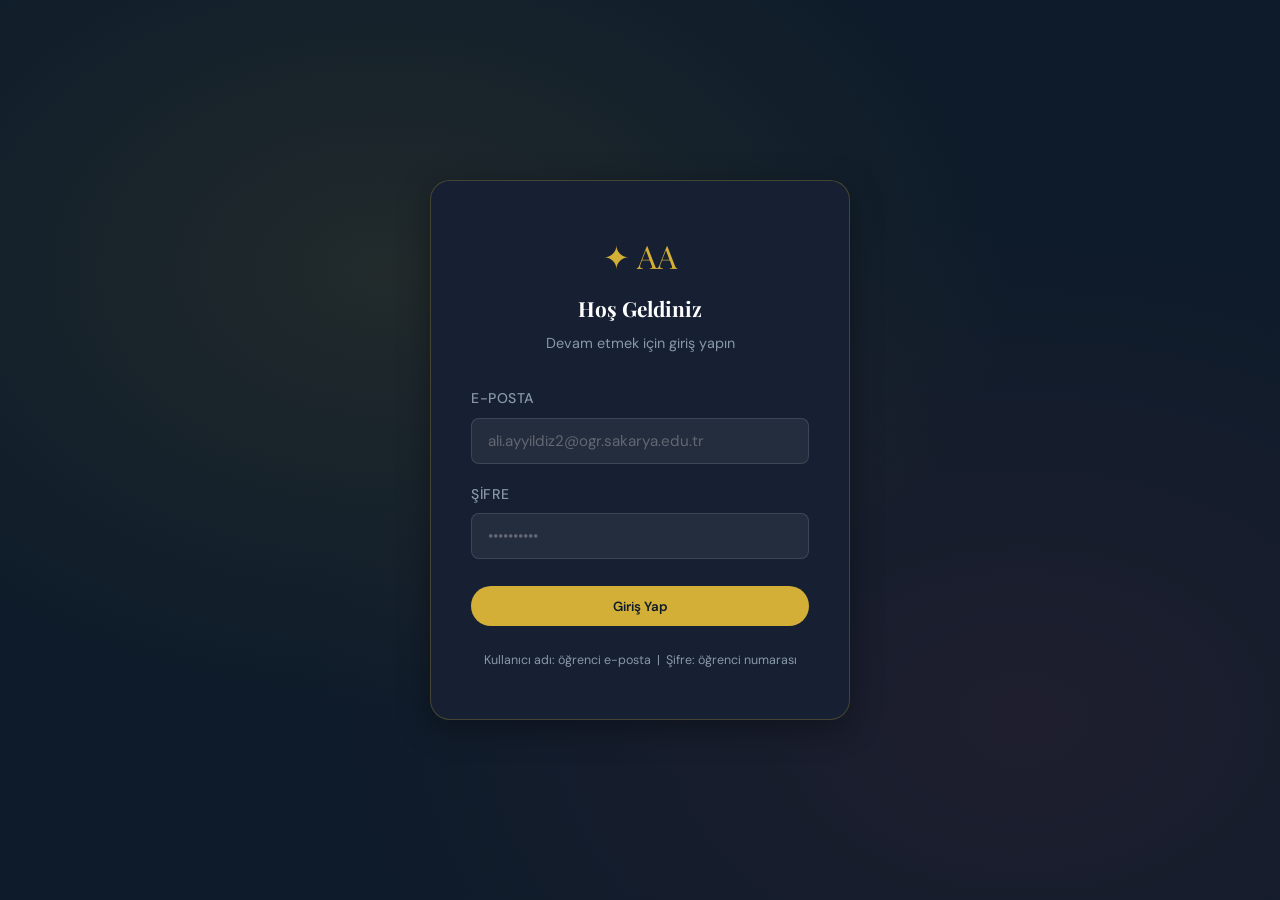
<file: index.html>
<!DOCTYPE html>
<html lang="tr">
<head>
  <meta charset="UTF-8" />
  <meta name="viewport" content="width=device-width, initial-scale=1.0" />
  <title>Giriş Yap – Ali Ayyıldız</title>
  <link rel="stylesheet" href="css/style.css" />
</head>
<body>
<div class="login-page" style="min-height:100vh;">
  <div class="login-bg"></div>

  <div class="login-card">
    <div class="login-logo">✦ AA</div>
    <h2 style="text-align:center;font-size:1.3rem;margin-bottom:0.25rem;">Hoş Geldiniz</h2>
    <p style="text-align:center;color:var(--muted);font-size:0.9rem;margin-bottom:2rem;">Devam etmek için giriş yapın</p>

    <!-- Hata mesajı (PHP'den yönlendirme ile) -->
    <div id="errorBox" class="alert-custom alert-danger" style="display:none;"></div>

    <form id="loginForm" action="php/login.php" method="POST" novalidate>

      <div class="form-group-custom">
        <label class="form-label-custom" for="email">E-posta</label>
        <input
          type="email"
          id="email"
          name="email"
          class="form-control-custom"
          placeholder="ali.ayyildiz2@ogr.sakarya.edu.tr"
          autocomplete="email"
        />
        <span class="error-text" id="emailError">Geçerli bir e-posta adresi girin.</span>
      </div>

      <div class="form-group-custom">
        <label class="form-label-custom" for="password">Şifre</label>
        <input
          type="password"
          id="password"
          name="password"
          class="form-control-custom"
          placeholder="••••••••••"
          autocomplete="current-password"
        />
        <span class="error-text" id="passwordError">Şifre alanı boş bırakılamaz.</span>
      </div>

      <button type="submit" class="btn-gold" style="width:100%;margin-top:0.5rem;">
        Giriş Yap
      </button>
    </form>

    <p style="text-align:center;color:var(--muted);font-size:0.78rem;margin-top:1.5rem;">
      Kullanıcı adı: öğrenci e-posta &nbsp;|&nbsp; Şifre: öğrenci numarası
    </p>
  </div>
</div>

<script>
  /* URL parametresinden hata mesajı göster */
  const params = new URLSearchParams(window.location.search);
  const err = params.get('error');
  const errorBox = document.getElementById('errorBox');
  if (err === 'empty') {
    errorBox.textContent = 'Lütfen tüm alanları doldurun.';
    errorBox.style.display = 'block';
  } else if (err === 'invalid') {
    errorBox.textContent = 'E-posta veya şifre hatalı. Lütfen tekrar deneyin.';
    errorBox.style.display = 'block';
  }

  /* Client-side validasyon */
  document.getElementById('loginForm').addEventListener('submit', function(e) {
    let valid = true;

    const email = document.getElementById('email');
    const password = document.getElementById('password');
    const emailError = document.getElementById('emailError');
    const passwordError = document.getElementById('passwordError');

    // E-posta kontrolü
    const emailRegex = /^[^\s@]+@[^\s@]+\.[^\s@]+$/;
    if (!email.value || !emailRegex.test(email.value)) {
      emailError.classList.add('visible');
      email.style.borderColor = '#ff6b6b';
      valid = false;
    } else {
      emailError.classList.remove('visible');
      email.style.borderColor = '';
    }

    // Şifre kontrolü
    if (!password.value) {
      passwordError.classList.add('visible');
      password.style.borderColor = '#ff6b6b';
      valid = false;
    } else {
      passwordError.classList.remove('visible');
      password.style.borderColor = '';
    }

    if (!valid) e.preventDefault();
  });
</script>
  <script src="https://cdn.jsdelivr.net/npm/bootstrap@5.3.3/dist/js/bootstrap.bundle.min.js"></script>
</body>
</html>
</file>
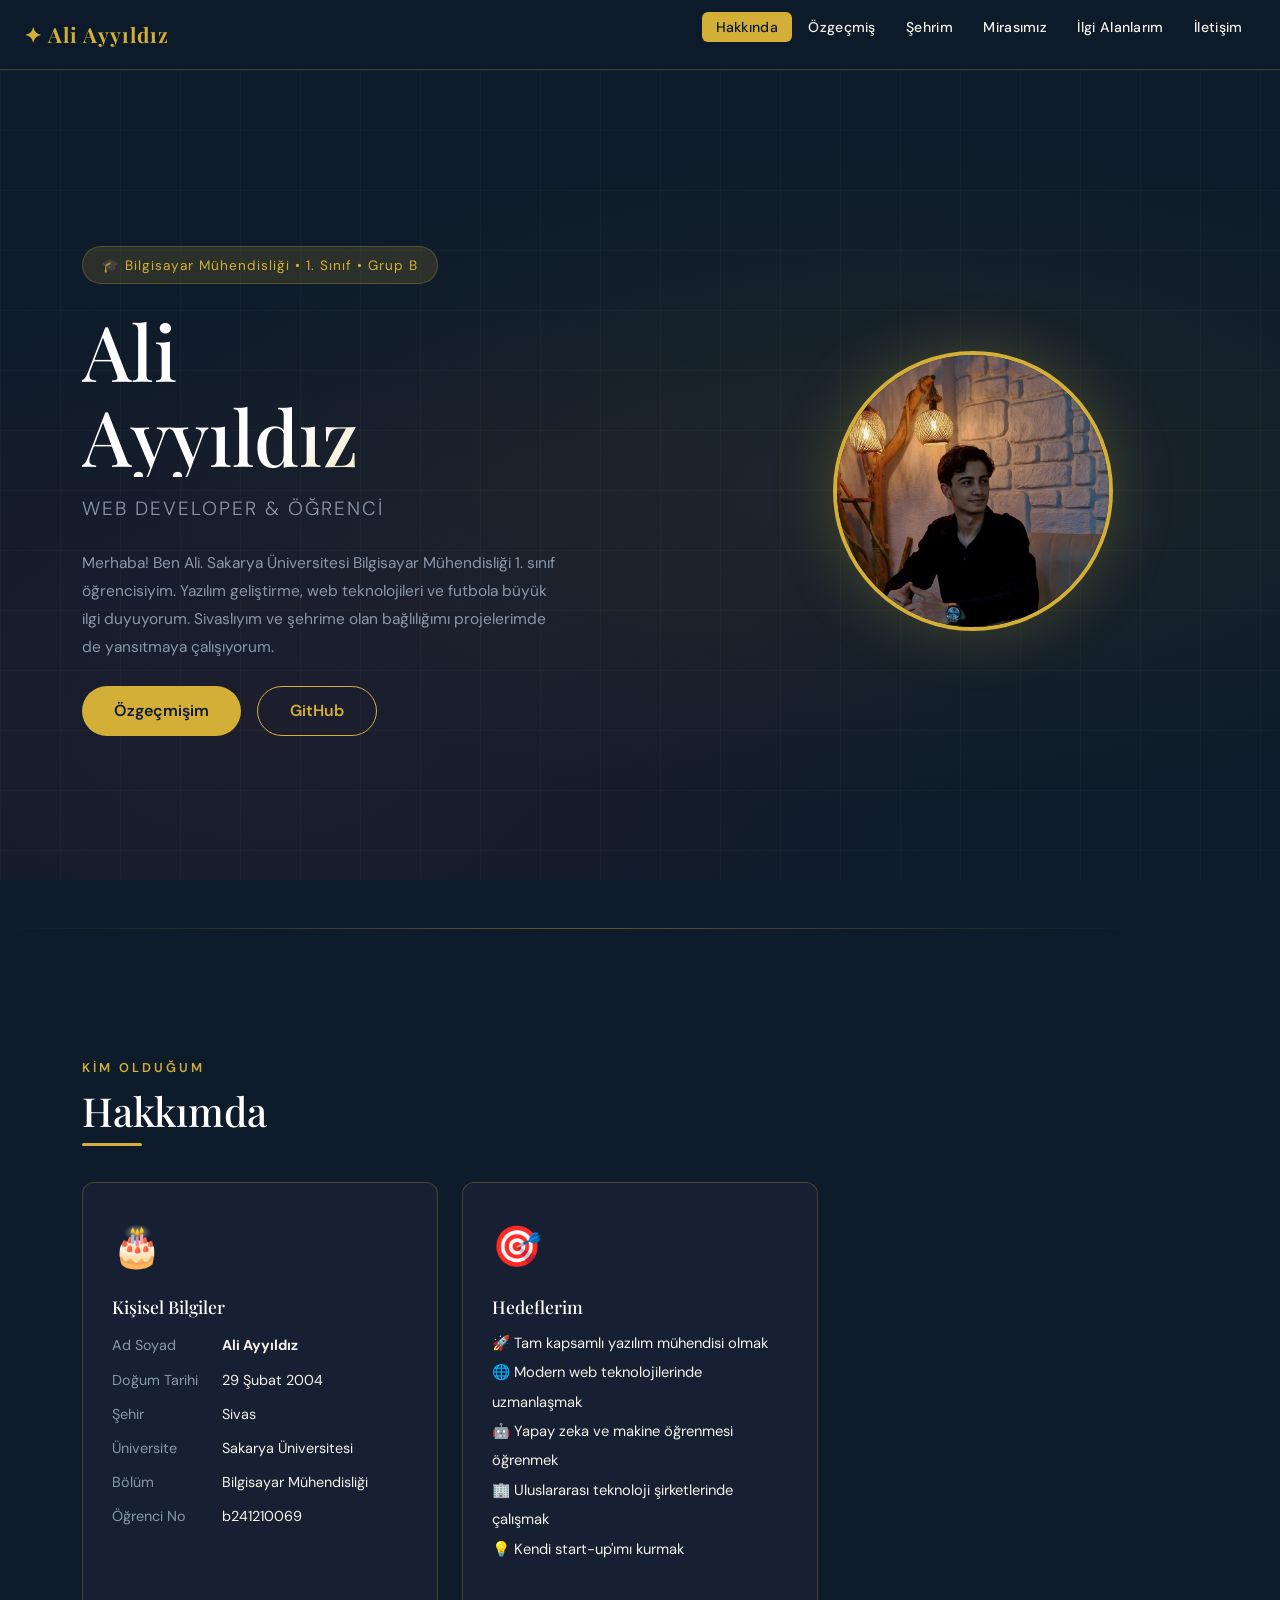
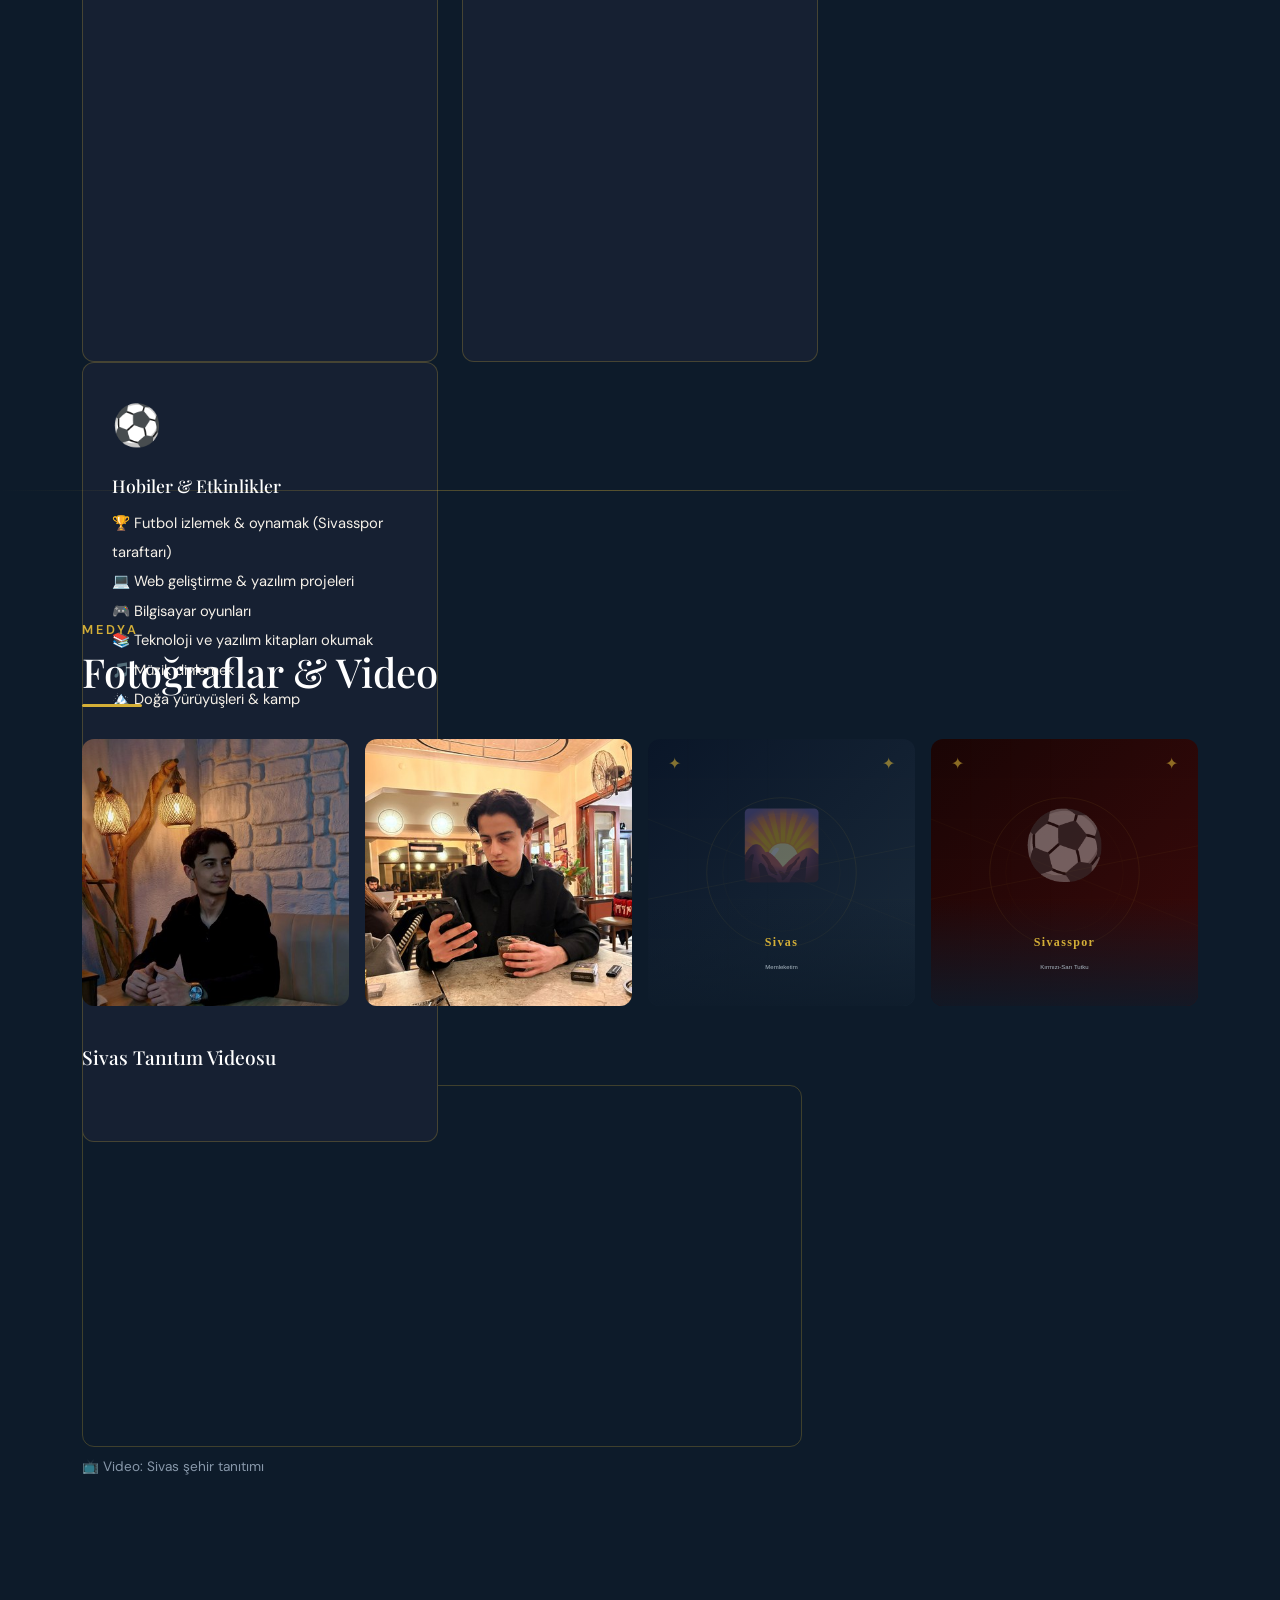
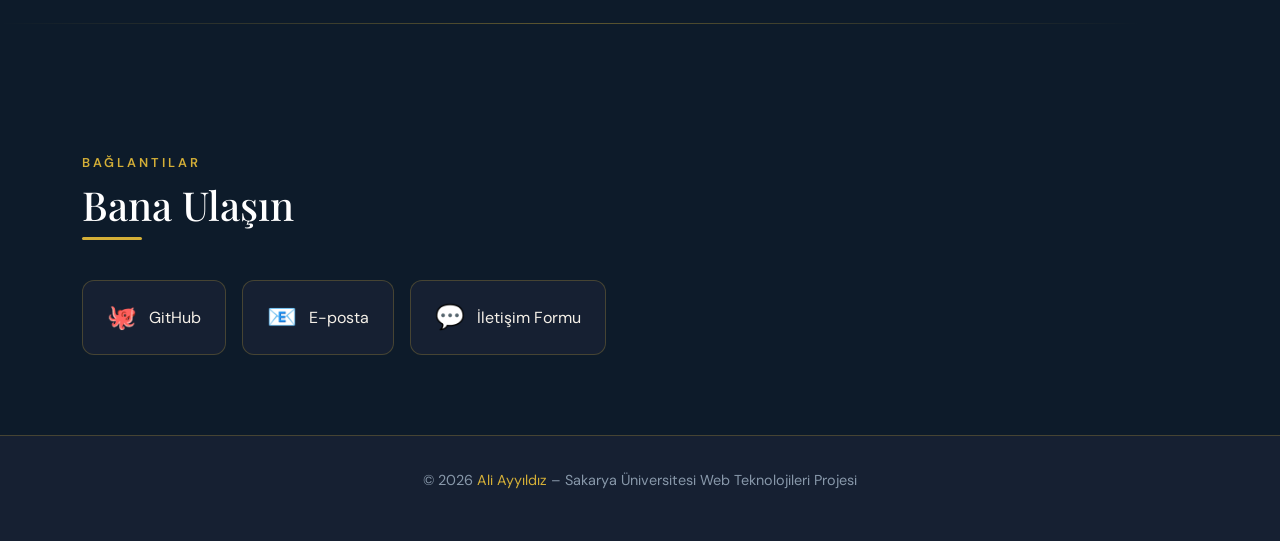
<file: about.html>
<!DOCTYPE html>
<html lang="tr">
<head>
  <meta charset="UTF-8"/>
  <meta name="viewport" content="width=device-width,initial-scale=1.0"/>
  <title>Hakkında – Ali Ayyıldız</title>
  <link rel="stylesheet" href="https://cdn.jsdelivr.net/npm/bootstrap@5.3.3/dist/css/bootstrap.min.css"/>
  <link rel="stylesheet" href="css/style.css"/>
</head>
<body>

<!-- NAVBAR -->
<nav class="site-nav">
  <a href="about.html" class="nav-brand">✦ Ali Ayyıldız</a>
  <div class="hamburger" id="hamburger" onclick="toggleMenu()">
    <span></span><span></span><span></span>
  </div>
  <ul class="nav-links" id="navLinks">
    <li><a href="about.html" class="active">Hakkında</a></li>
    <li><a href="cv.html">Özgeçmiş</a></li>
    <li><a href="sehrim.html">Şehrim</a></li>
    <li><a href="miras.html">Mirasımız</a></li>
    <li><a href="ilgi-alanlari.html">İlgi Alanlarım</a></li>
    <li><a href="iletisim.html">İletişim</a></li>
  </ul>
</nav>

<div class="page-wrapper">

  <!-- HERO -->
  <section class="hero">
    <div class="hero-bg"></div>
    <div class="hero-grid"></div>
    <div class="container" style="position:relative;z-index:1;">
      <div class="row align-items-center g-4 gy-5">
        <div class="col-12 col-md-7">
          <span class="hero-badge">🎓 Bilgisayar Mühendisliği &bull; 1. Sınıf &bull; Grup B</span>
          <h1 class="hero-name">Ali<br/>Ayyıldız</h1>
          <p class="hero-subtitle" style="margin:1rem 0 1.5rem;">Web Developer &amp; Öğrenci</p>
          <p style="color:var(--muted);max-width:480px;font-size:0.97rem;line-height:1.8;">
            Merhaba! Ben Ali. Sakarya Üniversitesi Bilgisayar Mühendisliği 1. sınıf öğrencisiyim.
            Yazılım geliştirme, web teknolojileri ve futbola büyük ilgi duyuyorum.
            Sivaslıyım ve şehrime olan bağlılığımı projelerimde de yansıtmaya çalışıyorum.
          </p>
          <div style="display:flex;gap:1rem;margin-top:1.5rem;flex-wrap:wrap;">
            <a href="cv.html" class="btn-gold">Özgeçmişim</a>
            <a href="https://github.com/aaliayyildizz" target="_blank" class="btn-outline-gold">GitHub</a>
          </div>
        </div>
        <div class="col-12 col-md-5 d-flex justify-content-center">
          <!-- Profil fotoğrafı: kendi fotoğrafınızı images/profil.jpg olarak ekleyin -->
          <img src="images/profil.jpg" alt="Ali Ayyıldız" style="width:280px;height:280px;border-radius:50%;object-fit:cover;object-position:top center;border:4px solid var(--accent);box-shadow:0 0 60px rgba(212,175,55,0.25);display:block;" />
        </div>
      </div>
    </div>
  </section>

  <div class="divider container"></div>

  <!-- HAKKIMDA DETAY -->
  <section class="section">
    <div class="container">
      <span class="section-label">Kim Olduğum</span>
      <h2 class="section-title">Hakkımda</h2>
      <div class="row g-4 mt-1">

        <div class="col-12 col-md-4"><div class="card-custom fade-in h-100">
          <div class="card-icon">🎂</div>
          <h3 style="font-size:1.1rem;margin-bottom:0.75rem;">Kişisel Bilgiler</h3>
          <table style="width:100%;font-size:0.9rem;border-collapse:collapse;">
            <tr><td style="color:var(--muted);padding:0.3rem 0;">Ad Soyad</td><td><strong>Ali Ayyıldız</strong></td></tr>
            <tr><td style="color:var(--muted);padding:0.3rem 0;">Doğum Tarihi</td><td>29 Şubat 2004</td></tr>
            <tr><td style="color:var(--muted);padding:0.3rem 0;">Şehir</td><td>Sivas</td></tr>
            <tr><td style="color:var(--muted);padding:0.3rem 0;">Üniversite</td><td>Sakarya Üniversitesi</td></tr>
            <tr><td style="color:var(--muted);padding:0.3rem 0;">Bölüm</td><td>Bilgisayar Mühendisliği</td></tr>
            <tr><td style="color:var(--muted);padding:0.3rem 0;">Öğrenci No</td><td>b241210069</td></tr>
          </table>
        </div>

        <div class="card-custom fade-in">
          <div class="card-icon">⚽</div>
          <h3 style="font-size:1.1rem;margin-bottom:0.75rem;">Hobiler &amp; Etkinlikler</h3>
          <ul style="list-style:none;padding:0;font-size:0.92rem;line-height:2;">
            <li>🏆 Futbol izlemek &amp; oynamak (Sivasspor taraftarı)</li>
            <li>💻 Web geliştirme &amp; yazılım projeleri</li>
            <li>🎮 Bilgisayar oyunları</li>
            <li>📚 Teknoloji ve yazılım kitapları okumak</li>
            <li>🎵 Müzik dinlemek</li>
            <li>🏔️ Doğa yürüyüşleri &amp; kamp</li>
          </ul>
        </div></div>

        <div class="col-12 col-md-4"><div class="card-custom fade-in h-100">
          <div class="card-icon">🎯</div>
          <h3 style="font-size:1.1rem;margin-bottom:0.75rem;">Hedeflerim</h3>
          <ul style="list-style:none;padding:0;font-size:0.92rem;line-height:2;">
            <li>🚀 Tam kapsamlı yazılım mühendisi olmak</li>
            <li>🌐 Modern web teknolojilerinde uzmanlaşmak</li>
            <li>🤖 Yapay zeka ve makine öğrenmesi öğrenmek</li>
            <li>🏢 Uluslararası teknoloji şirketlerinde çalışmak</li>
            <li>💡 Kendi start-up'ımı kurmak</li>
          </ul>
        </div></div>

      </div>
    </div>
  </section>

  <div class="divider container"></div>

  <!-- MEDYA -->
  <section class="section">
    <div class="container">
      <span class="section-label">Medya</span>
      <h2 class="section-title">Fotoğraflar &amp; Video</h2>

      <!-- Fotoğraflar -->
      <div class="row g-3 mt-2">
        <div class="col-6 col-md-3">
          <div style="border-radius:12px;overflow:hidden;aspect-ratio:1;">
            <img src="images/profil.jpg" alt="Ali Ayyıldız" style="width:100%;height:100%;object-fit:cover;object-position:top center;" loading="lazy"/>
          </div>
        </div>
        <div class="col-6 col-md-3">
          <div style="border-radius:12px;overflow:hidden;aspect-ratio:1;">
            <img src="images/profil2_kare.jpg" alt="Ali Ayyıldız" style="width:100%;height:100%;object-fit:cover;" loading="lazy"/>
          </div>
        </div>
        <div class="col-6 col-md-3">
          <div style="border-radius:12px;overflow:hidden;aspect-ratio:1;">
            <img src="images/galeri_sivas.svg" alt="Sivas" style="width:100%;height:100%;object-fit:cover;" loading="lazy"/>
          </div>
        </div>
        <div class="col-6 col-md-3">
          <div style="border-radius:12px;overflow:hidden;aspect-ratio:1;">
            <img src="images/galeri_futbol.svg" alt="Sivasspor" style="width:100%;height:100%;object-fit:cover;" loading="lazy"/>
          </div>
        </div>
      </div>

      <!-- Video -->
      <div style="margin-top:2.5rem;">
        <h3 style="font-size:1.2rem;margin-bottom:1rem;">Sivas Tanıtım Videosu</h3>
        <div style="border-radius:var(--radius);overflow:hidden;border:1px solid var(--border);max-width:720px;">
          <iframe
            width="100%"
            height="360"
            src="https://www.youtube.com/embed/KCnbuse9XSE"
            title="Sivas Şehir Tanıtımı"
            frameborder="0"
            allow="accelerometer; autoplay; clipboard-write; encrypted-media; gyroscope; picture-in-picture"
            allowfullscreen
            style="display:block;"
          ></iframe>
        </div>
        <p style="color:var(--muted);font-size:0.85rem;margin-top:0.5rem;">
          📺 Video: Sivas şehir tanıtımı
        </p>
      </div>
    </div>
  </section>

  <div class="divider container"></div>

  <!-- İLETİŞİM BAĞLANTILARI -->
  <section class="section">
    <div class="container">
      <span class="section-label">Bağlantılar</span>
      <h2 class="section-title">Bana Ulaşın</h2>
      <div style="display:flex;gap:1rem;flex-wrap:wrap;margin-top:2rem;">
        <a href="https://github.com/aaliayyildizz" target="_blank" class="card-custom" style="display:flex;align-items:center;gap:0.75rem;padding:1rem 1.5rem;text-decoration:none;color:var(--light);">
          <span style="font-size:1.5rem;">🐙</span>
          <span>GitHub</span>
        </a>
        <a href="mailto:ali.ayyildiz2@ogr.sakarya.edu.tr" class="card-custom" style="display:flex;align-items:center;gap:0.75rem;padding:1rem 1.5rem;text-decoration:none;color:var(--light);">
          <span style="font-size:1.5rem;">📧</span>
          <span>E-posta</span>
        </a>
        <a href="iletisim.html" class="card-custom" style="display:flex;align-items:center;gap:0.75rem;padding:1rem 1.5rem;text-decoration:none;color:var(--light);">
          <span style="font-size:1.5rem;">💬</span>
          <span>İletişim Formu</span>
        </a>
      </div>
    </div>
  </section>

</div><!-- /page-wrapper -->

<!-- FOOTER -->
<footer class="site-footer">
  <p>© 2026 <a href="about.html">Ali Ayyıldız</a> – Sakarya Üniversitesi Web Teknolojileri Projesi</p>
</footer>

<script src="js/main.js"></script>
  <script src="https://cdn.jsdelivr.net/npm/bootstrap@5.3.3/dist/js/bootstrap.bundle.min.js"></script>
</body>
</html>
</file>
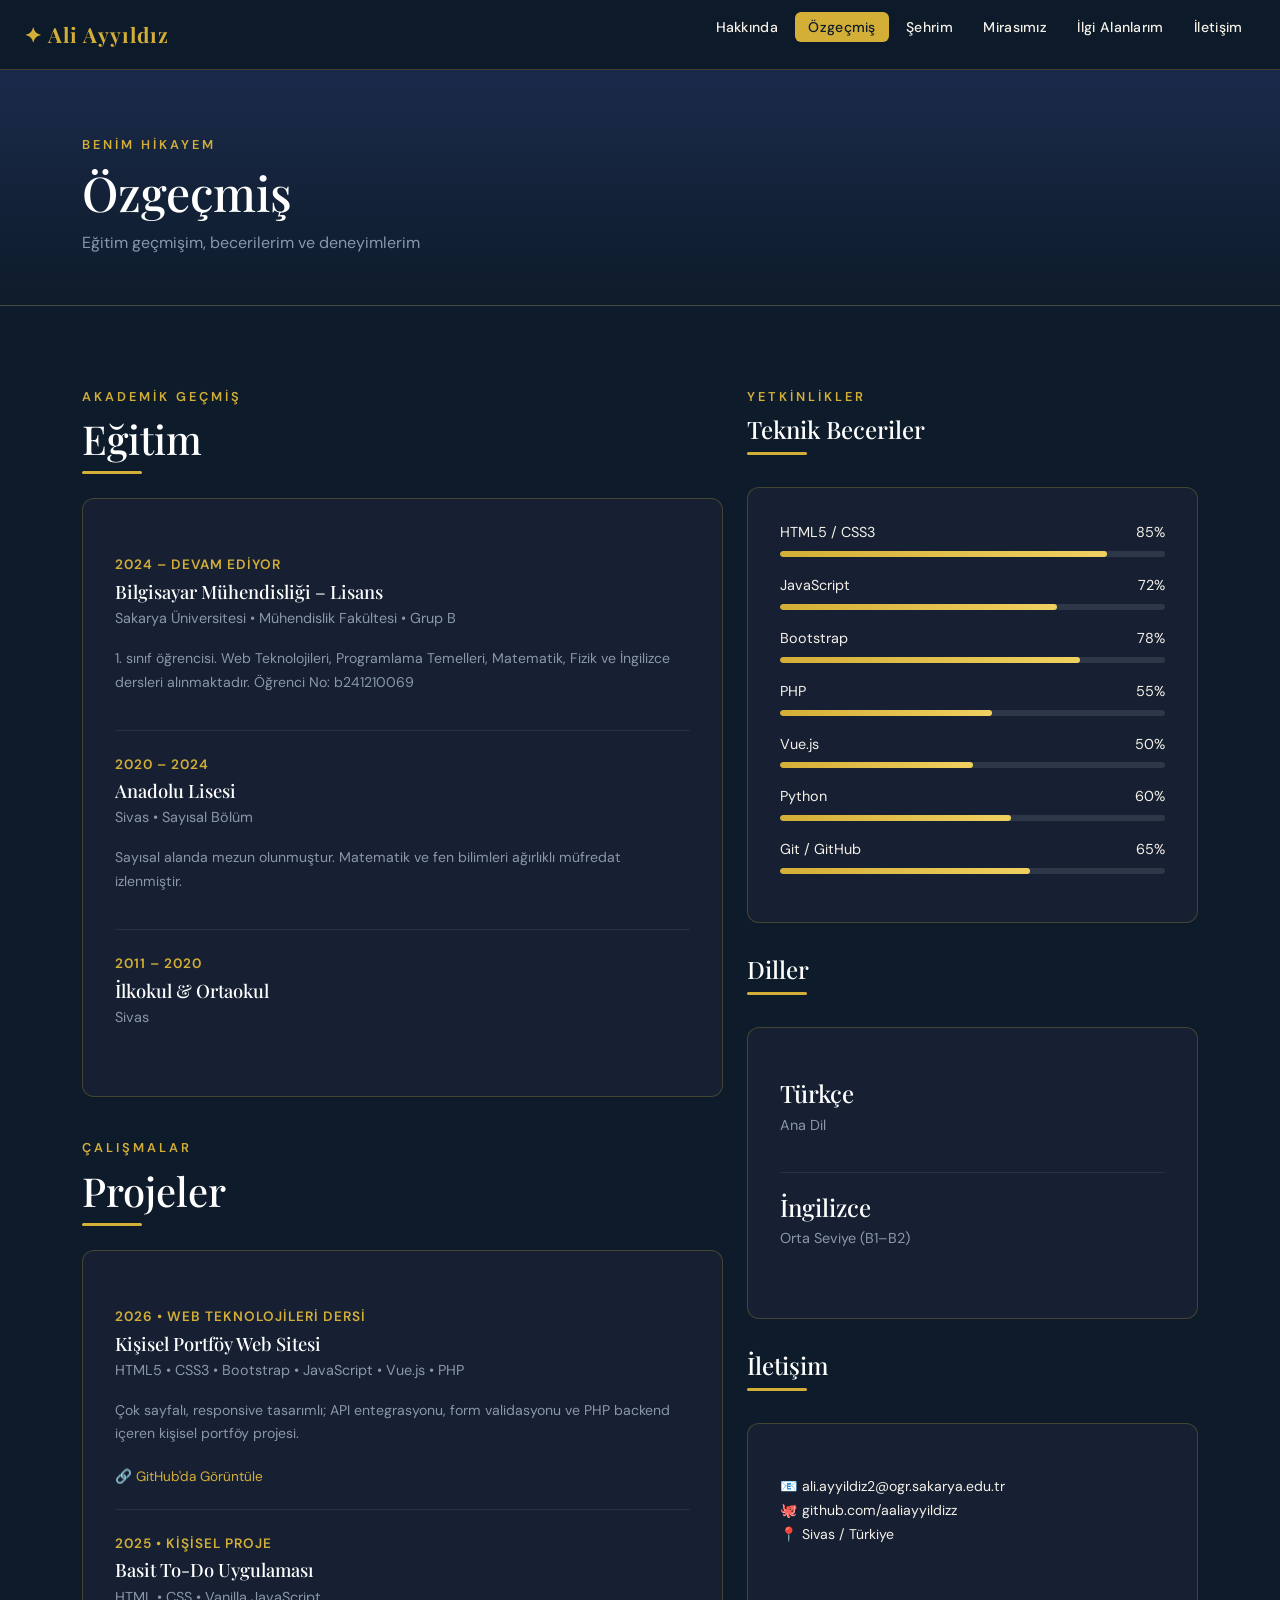
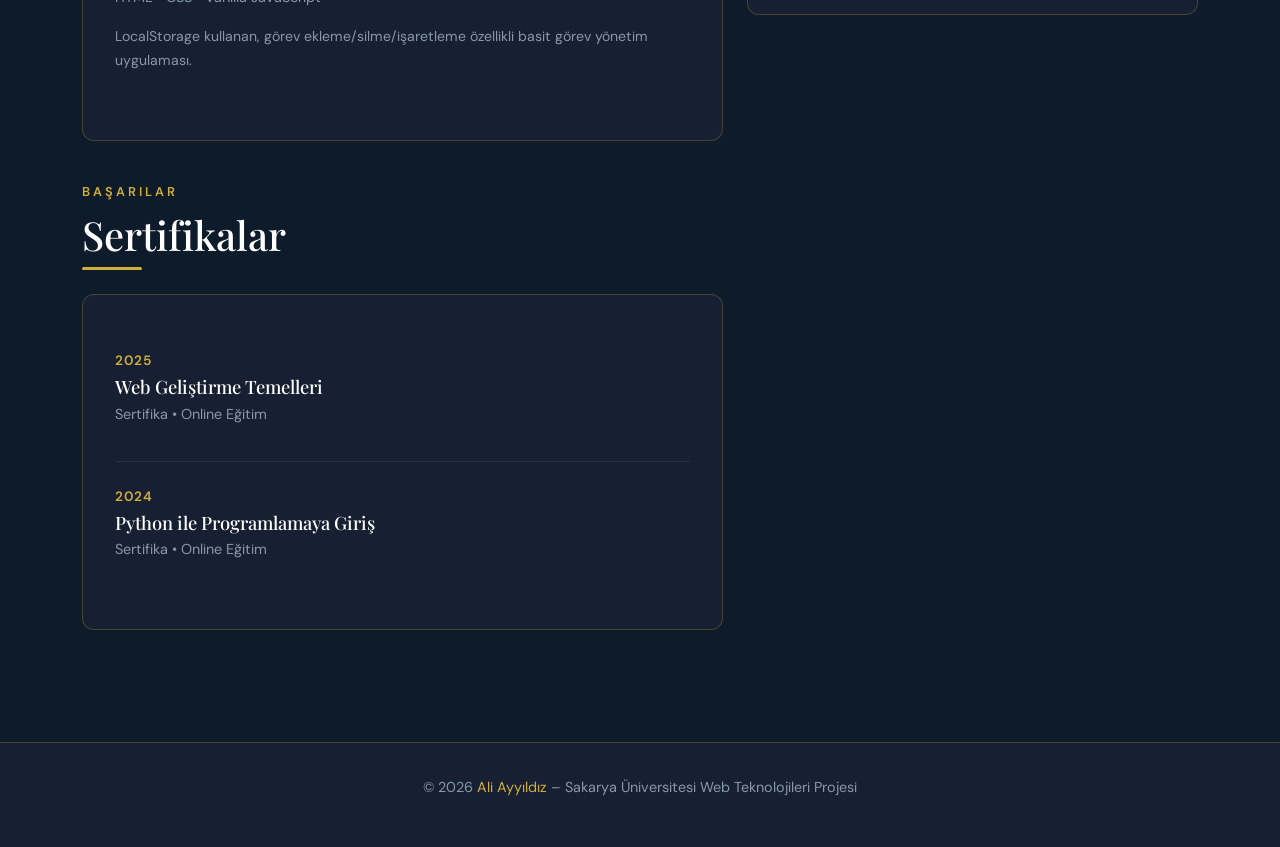
<file: cv.html>
<!DOCTYPE html>
<html lang="tr">
<head>
  <meta charset="UTF-8"/>
  <meta name="viewport" content="width=device-width,initial-scale=1.0"/>
  <title>Özgeçmiş – Ali Ayyıldız</title>
  <link rel="stylesheet" href="https://cdn.jsdelivr.net/npm/bootstrap@5.3.3/dist/css/bootstrap.min.css"/>
  <link rel="stylesheet" href="css/style.css"/>
</head>
<body>

<nav class="site-nav">
  <a href="about.html" class="nav-brand">✦ Ali Ayyıldız</a>
  <div class="hamburger" id="hamburger" onclick="toggleMenu()">
    <span></span><span></span><span></span>
  </div>
  <ul class="nav-links" id="navLinks">
    <li><a href="about.html">Hakkında</a></li>
    <li><a href="cv.html" class="active">Özgeçmiş</a></li>
    <li><a href="sehrim.html">Şehrim</a></li>
    <li><a href="miras.html">Mirasımız</a></li>
    <li><a href="ilgi-alanlari.html">İlgi Alanlarım</a></li>
    <li><a href="iletisim.html">İletişim</a></li>
  </ul>
</nav>

<div class="page-wrapper">

  <!-- PAGE HEADER -->
  <div style="background:linear-gradient(180deg,var(--secondary) 0%,var(--primary) 100%);padding:4rem 0 2rem;border-bottom:1px solid var(--border);">
    <div class="container">
      <span class="section-label">Benim Hikayem</span>
      <h1 style="font-size:clamp(2rem,4vw,3rem);margin-bottom:0.5rem;">Özgeçmiş</h1>
      <p style="color:var(--muted);">Eğitim geçmişim, becerilerim ve deneyimlerim</p>
    </div>
  </div>

  <!-- SEMANTİK HTML5 YAPISI -->
  <main class="section">
    <div class="container">
      <div class="row g-4">

        <!-- SOL SÜTUN: Eğitim, Deneyim -->
        <div class="col-12 col-lg-7">

          <!-- EĞİTİM SEKSİYONU -->
          <section aria-labelledby="edu-heading">
            <header class="cv-section-block" style="background:transparent;border:none;padding:0;margin-bottom:1rem;">
              <span class="section-label">Akademik Geçmiş</span>
              <h2 id="edu-heading" class="section-title">Eğitim</h2>
            </header>

            <div class="cv-section-block">

              <article class="cv-item">
                <span class="cv-year">2024 – Devam Ediyor</span>
                <h3 class="cv-title">Bilgisayar Mühendisliği – Lisans</h3>
                <p class="cv-sub">Sakarya Üniversitesi &bull; Mühendislik Fakültesi &bull; Grup B</p>
                <p style="font-size:0.88rem;color:var(--muted);margin-top:0.5rem;">
                  1. sınıf öğrencisi. Web Teknolojileri, Programlama Temelleri, Matematik,
                  Fizik ve İngilizce dersleri alınmaktadır. Öğrenci No: b241210069
                </p>
              </article>

              <article class="cv-item">
                <span class="cv-year">2020 – 2024</span>
                <h3 class="cv-title">Anadolu Lisesi</h3>
                <p class="cv-sub">Sivas &bull; Sayısal Bölüm</p>
                <p style="font-size:0.88rem;color:var(--muted);margin-top:0.5rem;">
                  Sayısal alanda mezun olunmuştur. Matematik ve fen bilimleri ağırlıklı müfredat izlenmiştir.
                </p>
              </article>

              <article class="cv-item">
                <span class="cv-year">2011 – 2020</span>
                <h3 class="cv-title">İlkokul &amp; Ortaokul</h3>
                <p class="cv-sub">Sivas</p>
              </article>

            </div>
          </section>

          <!-- PROJELER -->
          <section aria-labelledby="proj-heading" style="margin-top:2.5rem;">
            <header style="margin-bottom:1rem;">
              <span class="section-label">Çalışmalar</span>
              <h2 id="proj-heading" class="section-title">Projeler</h2>
            </header>

            <div class="cv-section-block">
              <article class="cv-item">
                <span class="cv-year">2026 &bull; Web Teknolojileri Dersi</span>
                <h3 class="cv-title">Kişisel Portföy Web Sitesi</h3>
                <p class="cv-sub">HTML5 &bull; CSS3 &bull; Bootstrap &bull; JavaScript &bull; Vue.js &bull; PHP</p>
                <p style="font-size:0.88rem;color:var(--muted);margin-top:0.5rem;">
                  Çok sayfalı, responsive tasarımlı; API entegrasyonu, form validasyonu
                  ve PHP backend içeren kişisel portföy projesi.
                </p>
                <a href="https://github.com/aaliayyildizz" target="_blank" style="font-size:0.85rem;color:var(--accent);">
                  🔗 GitHub'da Görüntüle
                </a>
              </article>

              <article class="cv-item">
                <span class="cv-year">2025 &bull; Kişisel Proje</span>
                <h3 class="cv-title">Basit To-Do Uygulaması</h3>
                <p class="cv-sub">HTML &bull; CSS &bull; Vanilla JavaScript</p>
                <p style="font-size:0.88rem;color:var(--muted);margin-top:0.5rem;">
                  LocalStorage kullanan, görev ekleme/silme/işaretleme özellikli basit görev yönetim uygulaması.
                </p>
              </article>
            </div>
          </section>

          <!-- SERTİFİKALAR -->
          <section aria-labelledby="cert-heading" style="margin-top:2.5rem;">
            <header style="margin-bottom:1rem;">
              <span class="section-label">Başarılar</span>
              <h2 id="cert-heading" class="section-title">Sertifikalar</h2>
            </header>
            <div class="cv-section-block">
              <article class="cv-item">
                <span class="cv-year">2025</span>
                <h3 class="cv-title">Web Geliştirme Temelleri</h3>
                <p class="cv-sub">Sertifika &bull; Online Eğitim</p>
              </article>
              <article class="cv-item">
                <span class="cv-year">2024</span>
                <h3 class="cv-title">Python ile Programlamaya Giriş</h3>
                <p class="cv-sub">Sertifika &bull; Online Eğitim</p>
              </article>
            </div>
          </section>

        </div>

        <!-- SAĞ SÜTUN: Beceriler, Diller, İletişim -->
        <aside class="col-12 col-lg-5">

          <section aria-labelledby="skills-heading">
            <header style="margin-bottom:1.5rem;">
              <span class="section-label">Yetkinlikler</span>
              <h2 id="skills-heading" class="section-title" style="font-size:1.5rem;">Teknik Beceriler</h2>
            </header>

            <div class="cv-section-block">
              <div class="skill-bar-wrap">
                <div class="label"><span>HTML5 / CSS3</span><span>85%</span></div>
                <div class="skill-bar"><div class="fill" data-width="85"></div></div>
              </div>
              <div class="skill-bar-wrap">
                <div class="label"><span>JavaScript</span><span>72%</span></div>
                <div class="skill-bar"><div class="fill" data-width="72"></div></div>
              </div>
              <div class="skill-bar-wrap">
                <div class="label"><span>Bootstrap</span><span>78%</span></div>
                <div class="skill-bar"><div class="fill" data-width="78"></div></div>
              </div>
              <div class="skill-bar-wrap">
                <div class="label"><span>PHP</span><span>55%</span></div>
                <div class="skill-bar"><div class="fill" data-width="55"></div></div>
              </div>
              <div class="skill-bar-wrap">
                <div class="label"><span>Vue.js</span><span>50%</span></div>
                <div class="skill-bar"><div class="fill" data-width="50"></div></div>
              </div>
              <div class="skill-bar-wrap">
                <div class="label"><span>Python</span><span>60%</span></div>
                <div class="skill-bar"><div class="fill" data-width="60"></div></div>
              </div>
              <div class="skill-bar-wrap">
                <div class="label"><span>Git / GitHub</span><span>65%</span></div>
                <div class="skill-bar"><div class="fill" data-width="65"></div></div>
              </div>
            </div>
          </section>

          <section aria-labelledby="lang-heading" style="margin-top:2rem;">
            <header style="margin-bottom:1.5rem;">
              <h2 id="lang-heading" class="section-title" style="font-size:1.5rem;">Diller</h2>
            </header>
            <div class="cv-section-block">
              <div class="cv-item">
                <h4 style="margin-bottom:0.3rem;">Türkçe</h4>
                <p class="cv-sub">Ana Dil</p>
              </div>
              <div class="cv-item">
                <h4 style="margin-bottom:0.3rem;">İngilizce</h4>
                <p class="cv-sub">Orta Seviye (B1–B2)</p>
              </div>
            </div>
          </section>

          <section aria-labelledby="contact-heading" style="margin-top:2rem;">
            <header style="margin-bottom:1.5rem;">
              <h2 id="contact-heading" class="section-title" style="font-size:1.5rem;">İletişim</h2>
            </header>
            <div class="cv-section-block">
              <div class="cv-item">
                <p style="font-size:0.88rem;">
                  📧 ali.ayyildiz2@ogr.sakarya.edu.tr<br/>
                  🐙 github.com/aaliayyildizz<br/>
                  📍 Sivas / Türkiye
                </p>
              </div>
            </div>
          </section>

        </aside>

      </div>
    </div>
  </main>

</div>

<footer class="site-footer">
  <p>© 2026 <a href="about.html">Ali Ayyıldız</a> – Sakarya Üniversitesi Web Teknolojileri Projesi</p>
</footer>

<script src="js/main.js"></script>
<script>
  /* Skill bar animasyonu */
  const fills = document.querySelectorAll('.skill-bar .fill');
  fills.forEach(f => { f.style.width = '0'; });

  const observer = new IntersectionObserver(entries => {
    entries.forEach(entry => {
      if (entry.isIntersecting) {
        entry.target.querySelectorAll('.fill').forEach(f => {
          f.style.width = f.dataset.width + '%';
        });
      }
    });
  }, { threshold: 0.3 });

  document.querySelectorAll('.skill-bar-wrap').forEach(el => observer.observe(el));

  /* Responsive CV grid */
  function adjustGrid() {
    const grid = document.querySelector('.cv-grid');
    if (grid) {
      if (window.innerWidth < 900) {
        grid.style.gridTemplateColumns = '1fr';
      } else {
        grid.style.gridTemplateColumns = '1fr 340px';
      }
    }
  }
  adjustGrid();
  window.addEventListener('resize', adjustGrid);
</script>
  <script src="https://cdn.jsdelivr.net/npm/bootstrap@5.3.3/dist/js/bootstrap.bundle.min.js"></script>
</body>
</html>
</file>
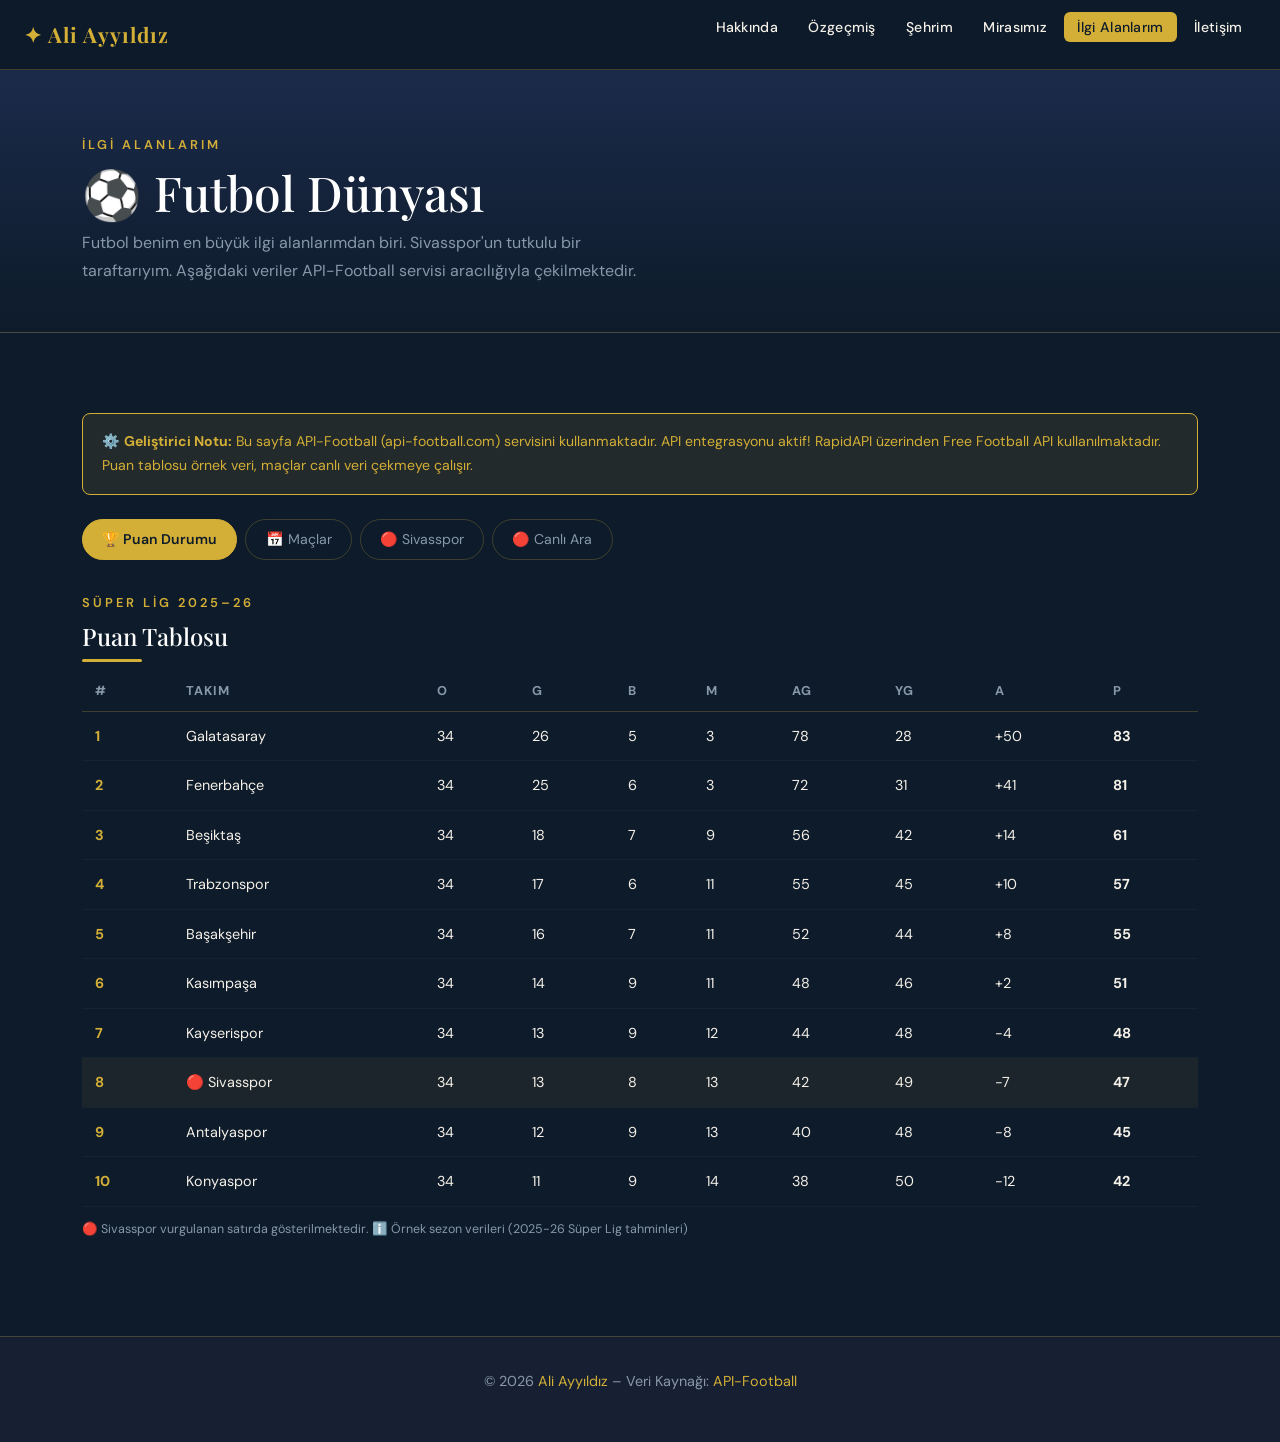
<file: ilgi-alanlari.html>
<!DOCTYPE html>
<html lang="tr">
<head>
  <meta charset="UTF-8"/>
  <meta name="viewport" content="width=device-width,initial-scale=1.0"/>
  <title>İlgi Alanlarım: Futbol – Ali Ayyıldız</title>
  <link rel="stylesheet" href="https://cdn.jsdelivr.net/npm/bootstrap@5.3.3/dist/css/bootstrap.min.css"/>
  <link rel="stylesheet" href="css/style.css"/>
  <style>
    .league-tab-wrap { display:flex; gap:0.5rem; flex-wrap:wrap; margin-bottom:2rem; }
    .league-tab { padding:0.5rem 1.2rem; border:1px solid var(--border); border-radius:50px; background:transparent; color:var(--muted); font-family:var(--font-body); font-size:0.88rem; cursor:pointer; transition:var(--transition); }
    .league-tab.active, .league-tab:hover { background:var(--accent); border-color:var(--accent); color:var(--primary); font-weight:600; }

    .match-card { background:var(--card-bg); border:1px solid var(--border); border-radius:var(--radius); padding:1.2rem 1.5rem; margin-bottom:1rem; display:flex; align-items:center; gap:1rem; flex-wrap:wrap; transition:var(--transition); }
    .match-card:hover { border-color:var(--accent); transform:translateY(-2px); box-shadow:var(--shadow); }
    .team-name { font-weight:600; font-size:0.95rem; flex:1; }
    .score-box { background:var(--secondary); border:1px solid var(--border); border-radius:8px; padding:0.4rem 1rem; font-family:var(--font-head); font-size:1.2rem; color:var(--accent); min-width:70px; text-align:center; }
    .match-status { font-size:0.75rem; color:var(--muted); text-transform:uppercase; letter-spacing:1px; }

    .standing-table { width:100%; border-collapse:collapse; }
    .standing-table th { text-align:left; padding:0.6rem 0.8rem; font-size:0.8rem; text-transform:uppercase; letter-spacing:1px; color:var(--muted); border-bottom:1px solid var(--border); }
    .standing-table td { padding:0.75rem 0.8rem; font-size:0.9rem; border-bottom:1px solid rgba(255,255,255,0.04); vertical-align:middle; }
    .standing-table tr:hover td { background:rgba(212,175,55,0.05); }
    .rank-num { font-weight:700; color:var(--accent); }
    .sivasspor-row td { background:rgba(212,175,55,0.07) !important; }

    .api-note { background:rgba(212,175,55,0.1); border:1px solid var(--accent); border-radius:8px; padding:1rem 1.2rem; margin-bottom:1.5rem; font-size:0.88rem; color:var(--accent); }
  </style>
</head>
<body>

<nav class="site-nav">
  <a href="about.html" class="nav-brand">✦ Ali Ayyıldız</a>
  <div class="hamburger" id="hamburger" onclick="toggleMenu()">
    <span></span><span></span><span></span>
  </div>
  <ul class="nav-links" id="navLinks">
    <li><a href="about.html">Hakkında</a></li>
    <li><a href="cv.html">Özgeçmiş</a></li>
    <li><a href="sehrim.html">Şehrim</a></li>
    <li><a href="miras.html">Mirasımız</a></li>
    <li><a href="ilgi-alanlari.html" class="active">İlgi Alanlarım</a></li>
    <li><a href="iletisim.html">İletişim</a></li>
  </ul>
</nav>

<div class="page-wrapper">

  <!-- HEADER -->
  <div style="background:linear-gradient(180deg,var(--secondary) 0%,var(--primary) 100%);padding:4rem 0 2rem;border-bottom:1px solid var(--border);">
    <div class="container">
      <span class="section-label">İlgi Alanlarım</span>
      <h1 style="font-size:clamp(2rem,4vw,3rem);margin-bottom:0.5rem;">⚽ Futbol Dünyası</h1>
      <p style="color:var(--muted);max-width:580px;">
        Futbol benim en büyük ilgi alanlarımdan biri. Sivasspor'un tutkulu bir taraftarıyım.
        Aşağıdaki veriler API-Football servisi aracılığıyla çekilmektedir.
      </p>
    </div>
  </div>

  <section class="section">
    <div class="container">

      <!-- API NOTU -->
      <div class="api-note">
        ⚙️ <strong>Geliştirici Notu:</strong> Bu sayfa API-Football (api-football.com) servisini kullanmaktadır.
        API entegrasyonu aktif! RapidAPI üzerinden Free Football API kullanılmaktadır. Puan tablosu örnek veri, maçlar canlı veri çekmeye çalışır.
      </div>

      <!-- SEKMELER -->
      <div class="league-tab-wrap">
        <button class="league-tab active" onclick="showTab('puan')">🏆 Puan Durumu</button>
        <button class="league-tab" onclick="showTab('maclar')">📅 Maçlar</button>
        <button class="league-tab" onclick="showTab('sivasspor')">🔴 Sivasspor</button>
        <button class="league-tab" onclick="showTab('canli')">🔴 Canlı Ara</button>
      </div>

      <!-- PUAN DURUMU SEKMESI -->
      <div id="tab-puan">
        <span class="section-label">Süper Lig 2025–26</span>
        <h2 class="section-title" style="font-size:1.5rem;">Puan Tablosu</h2>

        <div id="standingsContainer">
          <div class="loading-spinner">
            <div class="spinner"></div>
            <p>Veriler yükleniyor...</p>
          </div>
        </div>
      </div>

      <!-- MAÇLAR SEKMESİ -->
      <div id="tab-maclar" style="display:none;">
        <span class="section-label">Son Haftalar</span>
        <h2 class="section-title" style="font-size:1.5rem;">Son Maçlar</h2>
        <div id="matchesContainer">
          <div class="loading-spinner"><div class="spinner"></div><p>Yükleniyor...</p></div>
        </div>
      </div>

      <!-- SİVASSPOR SEKMESİ -->
      <div id="tab-sivasspor" style="display:none;">
        <div style="display:grid;grid-template-columns:repeat(auto-fit,minmax(220px,1fr));gap:1.5rem;">
          <div class="card-custom">
            <div style="font-size:3rem;margin-bottom:0.75rem;">🔴</div>
            <h3 style="color:var(--accent);margin-bottom:0.5rem;">Sivasspor</h3>
            <p style="font-size:0.88rem;color:var(--muted);">Kuruluş: 1967</p>
            <p style="font-size:0.88rem;color:var(--muted);">Stat: 4 Eylül Stadyumu</p>
            <p style="font-size:0.88rem;color:var(--muted);">Lig: TFF 1. Lig (2024–25 sezonu sonrası)</p>
            <p style="font-size:0.88rem;color:var(--muted);">Renk: Kırmızı – Sarı</p>
          </div>
          <div class="card-custom">
            <h3 style="color:var(--accent);margin-bottom:1rem;font-size:1rem;">🏆 Başarılar</h3>
            <ul style="list-style:none;padding:0;font-size:0.88rem;color:var(--muted);line-height:2;">
              <li>⭐ Süper Lig: En İyi Sezon 4. sıra (2019–20)</li>
              <li>⭐ Ziraat Türkiye Kupası: Finalist (2005)</li>
              <li>⭐ UEFA Kupası katılımı (2006–07)</li>
              <li>⭐ Şampiyonlar Ligi 3. ön eleme (2020–21)</li>
            </ul>
          </div>
          <div class="card-custom" id="sivassporStats">
            <h3 style="color:var(--accent);margin-bottom:1rem;font-size:1rem;">📊 Bu Sezon İstatistikleri</h3>
            <div class="loading-spinner" style="padding:1rem;"><div class="spinner"></div></div>
          </div>
        </div>
      </div>

      <!-- CANLI ARAMA SEKMESİ -->
      <div id="tab-canli" style="display:none;">
        <span class="section-label">Gerçek Zamanlı</span>
        <h2 class="section-title" style="font-size:1.5rem;">Takım Ara</h2>

        <div class="api-search-box" style="margin-top:1.5rem;">
          <input type="text" id="teamSearch" class="form-control-custom" placeholder="Takım adı giriniz... (örn: Galatasaray)" style="flex:1;"/>
          <button class="btn-gold" onclick="searchTeam()">Ara</button>
        </div>

        <div id="searchResults"></div>
      </div>

    </div>
  </section>

</div>

<footer class="site-footer">
  <p>© 2026 <a href="about.html">Ali Ayyıldız</a> – Veri Kaynağı: <a href="https://www.api-football.com/" target="_blank">API-Football</a></p>
</footer>

<script src="js/main.js"></script>
<script>
/* ============================================================
   API-Football entegrasyonu
   RapidAPI üzerinden ücretsiz plan (100 istek/gün)
   API Key'inizi aşağıya girin:
   ============================================================ */
const API_KEY = '58325fe31amsh2788e8f6baa43f2p14d854jsn0f7cc1ca4176';
const API_HOST = 'free-football-api-data.p.rapidapi.com';

/* Mock data (API key yokken veya limit aşılırsa kullanılır) */
const mockStandings = [
  { rank:1, team:'Galatasaray', played:34, won:26, draw:5, lost:3, gf:78, ga:28, gd:50, points:83 },
  { rank:2, team:'Fenerbahçe', played:34, won:25, draw:6, lost:3, gf:72, ga:31, gd:41, points:81 },
  { rank:3, team:'Beşiktaş', played:34, won:18, draw:7, lost:9, gf:56, ga:42, gd:14, points:61 },
  { rank:4, team:'Trabzonspor', played:34, won:17, draw:6, lost:11, gf:55, ga:45, gd:10, points:57 },
  { rank:5, team:'Başakşehir', played:34, won:16, draw:7, lost:11, gf:52, ga:44, gd:8, points:55 },
  { rank:6, team:'Kasımpaşa', played:34, won:14, draw:9, lost:11, gf:48, ga:46, gd:2, points:51 },
  { rank:7, team:'Kayserispor', played:34, won:13, draw:9, lost:12, gf:44, ga:48, gd:-4, points:48 },
  { rank:8, team:'Sivasspor', played:34, won:13, draw:8, lost:13, gf:42, ga:49, gd:-7, points:47 },
  { rank:9, team:'Antalyaspor', played:34, won:12, draw:9, lost:13, gf:40, ga:48, gd:-8, points:45 },
  { rank:10, team:'Konyaspor', played:34, won:11, draw:9, lost:14, gf:38, ga:50, gd:-12, points:42 },
];

const mockMatches = [
  { home:'Galatasaray', away:'Fenerbahçe', homeScore:2, awayScore:1, status:'FT', date:'04.05.2026' },
  { home:'Sivasspor', away:'Trabzonspor', homeScore:1, awayScore:1, status:'FT', date:'03.05.2026' },
  { home:'Beşiktaş', away:'Başakşehir', homeScore:3, awayScore:0, status:'FT', date:'02.05.2026' },
  { home:'Kasımpaşa', away:'Kayserispor', homeScore:0, awayScore:2, status:'FT', date:'02.05.2026' },
  { home:'Fenerbahçe', away:'Sivasspor', homeScore:2, awayScore:0, status:'FT', date:'26.04.2026' },
];

/* ---- API çağrısı fonksiyonu ---- */
async function fetchAPI(endpoint, params = {}) {
  try {
    const url = new URL(`https://${API_HOST}/${endpoint}`);
    Object.entries(params).forEach(([k,v]) => url.searchParams.set(k, v));
    const res = await fetch(url.toString(), {
      method: 'GET',
      headers: { 
        'x-rapidapi-host': API_HOST, 
        'x-rapidapi-key': API_KEY,
        'Content-Type': 'application/json'
      }
    });
    if (!res.ok) throw new Error('HTTP ' + res.status);
    return await res.json();
  } catch (err) {
    console.warn('API hatası, mock data kullanılıyor:', err);
    return null;
  }
}

/* ---- Puan Tablosu ---- */
async function loadStandings() {
  const container = document.getElementById('standingsContainer');
  const data = null; // Bu API standings endpoint'i desteklemiyor, mock data kullanılıyor

  let rows = mockStandings;
  if (data && data.response && data.response[0]) {
    rows = data.response[0].league.standings[0].map((t, i) => ({
      rank: t.rank, team: t.team.name, played: t.all.played,
      won: t.all.win, draw: t.all.draw, lost: t.all.lose,
      gf: t.all.goals.for, ga: t.all.goals.against,
      gd: t.goalsDiff, points: t.points
    }));
  }

  container.innerHTML = `
    <div style="overflow-x:auto;">
      <table class="standing-table">
        <thead>
          <tr>
            <th>#</th><th>Takım</th><th>O</th><th>G</th><th>B</th><th>M</th>
            <th>AG</th><th>YG</th><th>A</th><th>P</th>
          </tr>
        </thead>
        <tbody>
          ${rows.map(t => `
            <tr ${t.team === 'Sivasspor' ? 'class="sivasspor-row"' : ''}>
              <td class="rank-num">${t.rank}</td>
              <td>${t.team === 'Sivasspor' ? '🔴 ' : ''}${t.team}</td>
              <td>${t.played}</td><td>${t.won}</td><td>${t.draw}</td><td>${t.lost}</td>
              <td>${t.gf}</td><td>${t.ga}</td><td>${t.gd > 0 ? '+' : ''}${t.gd}</td>
              <td><strong>${t.points}</strong></td>
            </tr>`).join('')}
        </tbody>
      </table>
    </div>
    <p style="font-size:0.78rem;color:var(--muted);margin-top:0.75rem;">
      🔴 Sivasspor vurgulanan satırda gösterilmektedir.
      ℹ️ Örnek sezon verileri (2025-26 Süper Lig tahminleri)
    </p>`;
}

/* ---- Maçlar ---- */
async function loadMatches() {
  const container = document.getElementById('matchesContainer');
  container.innerHTML = '<div class="loading-spinner"><div class="spinner"></div><p>Canlı veriler alınıyor...</p></div>';
  
  // Canlı skorları dene
  const liveData = await fetchAPI('football-live-scores');
  let matches = mockMatches;
  
  if (liveData && Array.isArray(liveData) && liveData.length > 0) {
    const turkishMatches = liveData.filter(m => 
      m.leagueName && (m.leagueName.includes('Süper') || m.leagueName.includes('Super') || m.leagueName.includes('Turkey'))
    ).slice(0, 6);
    
    if (turkishMatches.length > 0) {
      container.innerHTML = '<p style="color:var(--accent);font-size:0.85rem;margin-bottom:1rem;">✅ Canlı veriler</p>' +
        turkishMatches.map(m => `
        <div class="match-card">
          <div class="team-name" style="text-align:right;">${m.homeTeam || m.home || 'Ev Sahibi'}</div>
          <div>
            <div class="score-box">${m.homeScore ?? '-'} – ${m.awayScore ?? '-'}</div>
            <div class="match-status" style="text-align:center;">${m.status || 'CANLI'}</div>
          </div>
          <div class="team-name">${m.awayTeam || m.away || 'Deplasman'}</div>
        </div>`).join('');
      return;
    }
  }
  
  container.innerHTML = matches.map(m => `
    <div class="match-card">
      <div class="team-name" style="text-align:right;">${m.home}</div>
      <div>
        <div class="score-box">${m.homeScore} – ${m.awayScore}</div>
        <div class="match-status" style="text-align:center;">${m.status} &bull; ${m.date}</div>
      </div>
      <div class="team-name">${m.away}</div>
    </div>`).join('');
}

/* ---- Sivasspor Stats ---- */
function loadSivassporStats() {
  document.getElementById('sivassporStats').innerHTML = `
    <h3 style="color:var(--accent);margin-bottom:1rem;font-size:1rem;">📊 İstatistikler (Mock)</h3>
    <ul style="list-style:none;padding:0;font-size:0.88rem;color:var(--muted);line-height:2;">
      <li>⚽ Toplam Gol: 42</li>
      <li>🧤 Yenilen Gol: 49</li>
      <li>✅ Galibiyet: 13</li>
      <li>➖ Beraberlik: 8</li>
      <li>❌ Mağlubiyet: 13</li>
      <li>💛 Sarı Kart: 64</li>
      <li>🟥 Kırmızı Kart: 5</li>
    </ul>`;
}

/* ---- Takım Ara ---- */
async function searchTeam() {
  const q = document.getElementById('teamSearch').value.trim();
  const container = document.getElementById('searchResults');
  if (!q) { container.innerHTML = '<p style="color:var(--muted);">Lütfen bir takım adı girin.</p>'; return; }

  container.innerHTML = '<div class="loading-spinner"><div class="spinner"></div><p>Aranıyor...</p></div>';

  // free-football-api-data ile canlı etkinlik arama
  const data = await fetchAPI('football-live-scores');
  if (!data) {
    // Mock arama sonuçları göster
    const mockTeams = [
      { name:'Galatasaray', country:'Türkiye', founded:1905, color:'#E8A317' },
      { name:'Fenerbahçe', country:'Türkiye', founded:1907, color:'#0033A0' },
      { name:'Beşiktaş', country:'Türkiye', founded:1903, color:'#000000' },
      { name:'Sivasspor', country:'Türkiye', founded:1967, color:'#E30A17' },
      { name:'Trabzonspor', country:'Türkiye', founded:1967, color:'#852d91' },
    ].filter(t => t.name.toLowerCase().includes(q.toLowerCase()));
    
    if (mockTeams.length === 0) {
      container.innerHTML = '<p style="color:var(--muted);">Sonuç bulunamadı. Türkçe takım adı deneyin (Galatasaray, Fenerbahçe, Sivasspor...)</p>';
      return;
    }
    container.innerHTML = mockTeams.map(t => `
      <div class="card-custom" style="display:flex;align-items:center;gap:1rem;margin-bottom:1rem;">
        <div style="width:48px;height:48px;border-radius:50%;background:${t.color};display:flex;align-items:center;justify-content:center;color:white;font-weight:700;font-size:0.8rem;flex-shrink:0;">${t.name.slice(0,2).toUpperCase()}</div>
        <div>
          <h4 style="margin:0;font-size:1rem;">${t.name}</h4>
          <p style="color:var(--muted);font-size:0.85rem;margin:0;">Kuruluş: ${t.founded} &bull; Ülke: ${t.country}</p>
        </div>
      </div>`).join('');
    return;
  }
  container.innerHTML = '<p style="color:var(--muted);">Canlı veri alındı. Arama sonuçları işleniyor...</p>';
}

/* ---- Sekme Yönetimi ---- */
function showTab(tab) {
  ['puan','maclar','sivasspor','canli'].forEach(t => {
    document.getElementById(`tab-${t}`).style.display = 'none';
  });
  document.getElementById(`tab-${tab}`).style.display = 'block';

  document.querySelectorAll('.league-tab').forEach((el, i) => {
    el.classList.toggle('active', ['puan','maclar','sivasspor','canli'][i] === tab);
  });

  if (tab === 'maclar') loadMatches();
  if (tab === 'sivasspor') loadSivassporStats();
}

/* ---- Sayfa Yükleme ---- */
document.addEventListener('DOMContentLoaded', loadStandings);
</script>
  <script src="https://cdn.jsdelivr.net/npm/bootstrap@5.3.3/dist/js/bootstrap.bundle.min.js"></script>
</body>
</html>
</file>
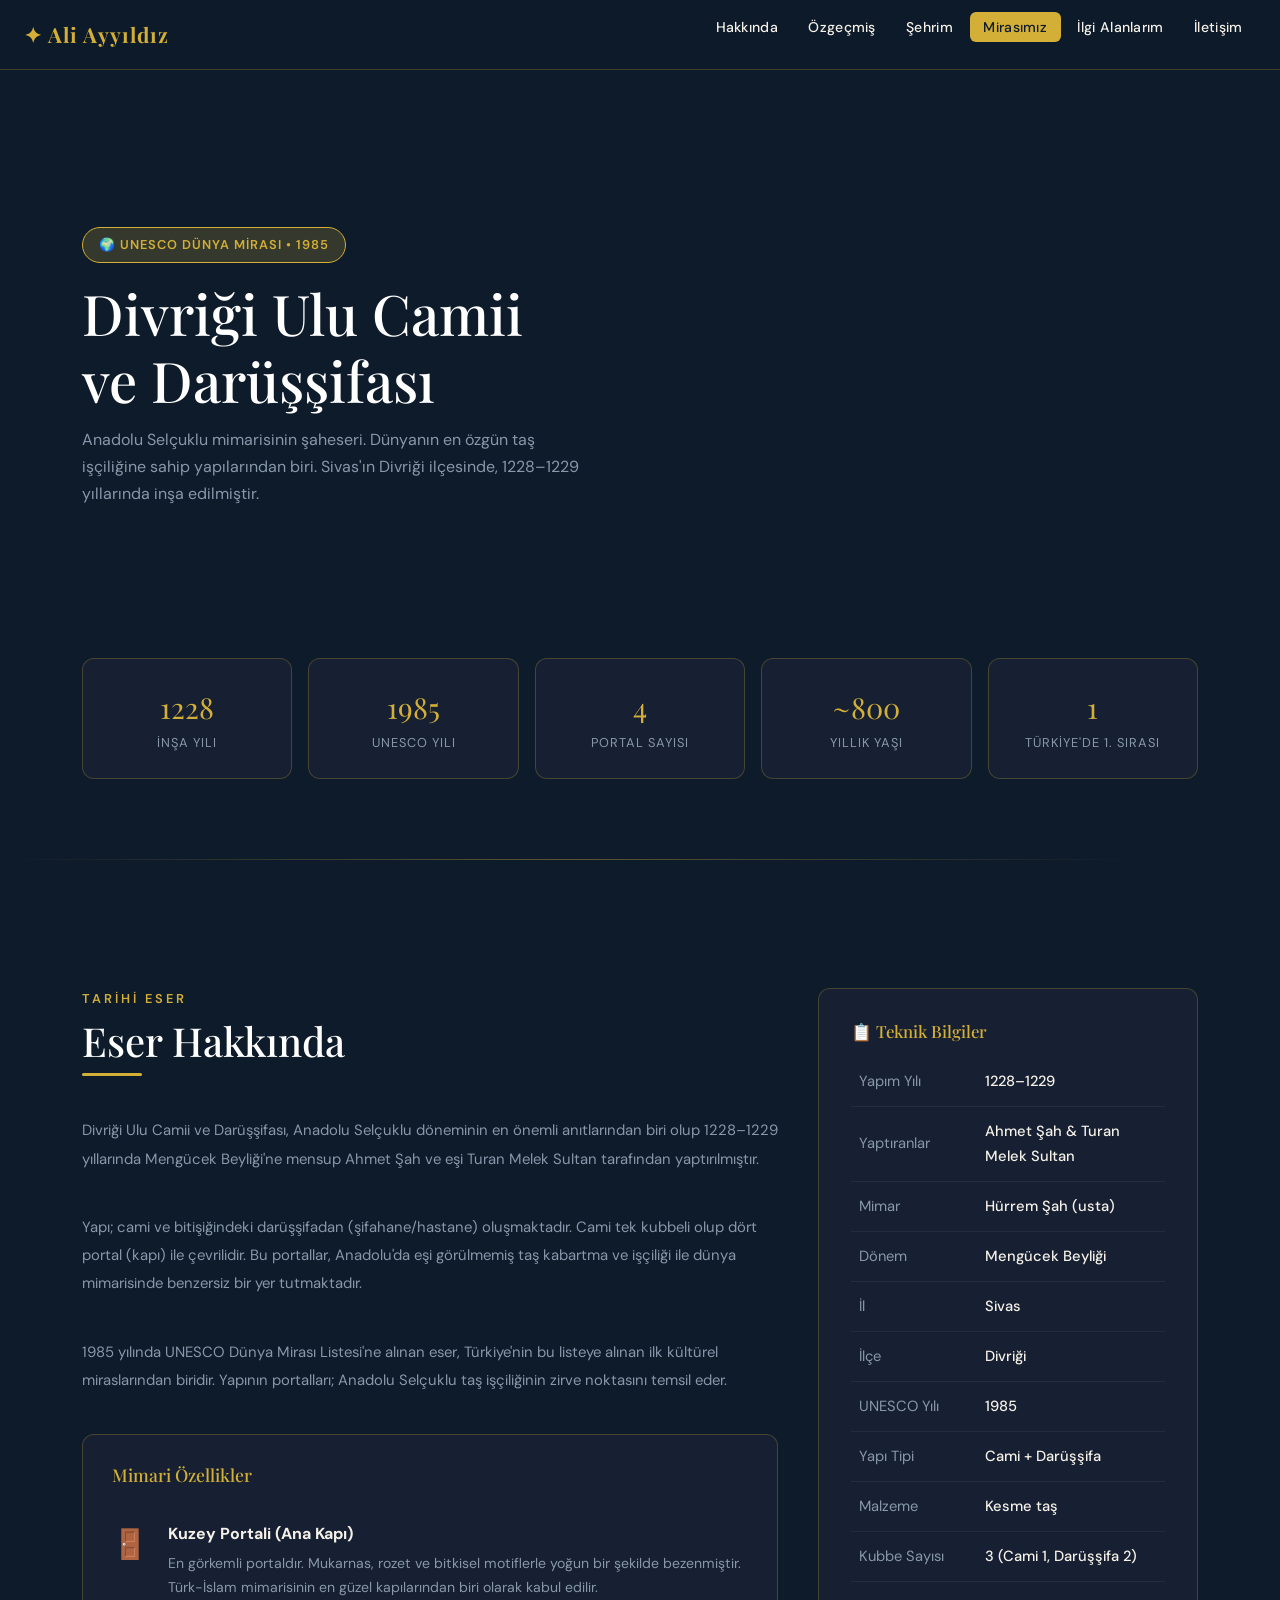
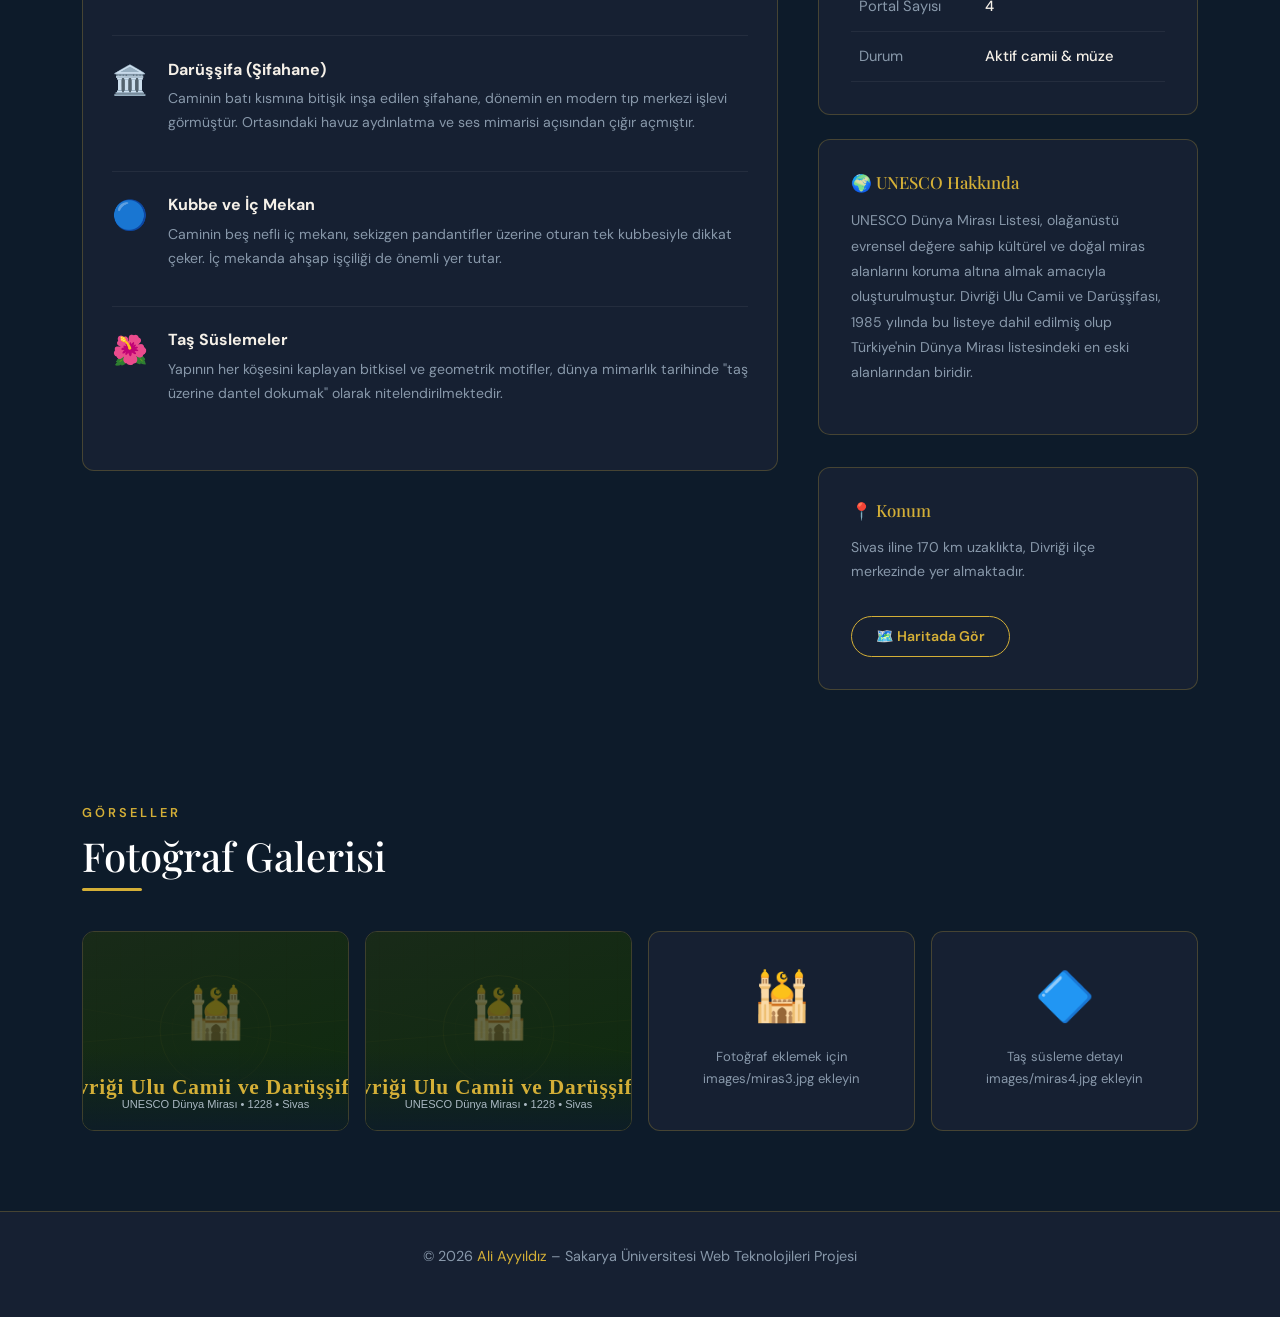
<file: miras.html>
<!DOCTYPE html>
<html lang="tr">
<head>
  <meta charset="UTF-8"/>
  <meta name="viewport" content="width=device-width,initial-scale=1.0"/>
  <title>Mirasımız: Divriği Ulu Camii – Ali Ayyıldız</title>
  <link rel="stylesheet" href="https://cdn.jsdelivr.net/npm/bootstrap@5.3.3/dist/css/bootstrap.min.css"/>
  <link rel="stylesheet" href="css/style.css"/>
  <style>
    .detail-table { width:100%; border-collapse:collapse; }
    .detail-table tr { border-bottom:1px solid rgba(255,255,255,0.06); }
    .detail-table td { padding:0.75rem 0.5rem; font-size:0.92rem; }
    .detail-table td:first-child { color:var(--muted); width:40%; }
    .detail-table td:last-child { color:var(--light); font-weight:500; }
    .arch-feature { display:flex; gap:1rem; align-items:flex-start; padding:1.2rem 0; border-bottom:1px solid rgba(255,255,255,0.06); }
    .arch-feature:last-child { border-bottom:none; }
    .arch-icon { font-size:1.8rem; min-width:40px; }
  </style>
</head>
<body>

<nav class="site-nav">
  <a href="about.html" class="nav-brand">✦ Ali Ayyıldız</a>
  <div class="hamburger" id="hamburger" onclick="toggleMenu()">
    <span></span><span></span><span></span>
  </div>
  <ul class="nav-links" id="navLinks">
    <li><a href="about.html">Hakkında</a></li>
    <li><a href="cv.html">Özgeçmiş</a></li>
    <li><a href="sehrim.html">Şehrim</a></li>
    <li><a href="miras.html" class="active">Mirasımız</a></li>
    <li><a href="ilgi-alanlari.html">İlgi Alanlarım</a></li>
    <li><a href="iletisim.html">İletişim</a></li>
  </ul>
</nav>

<div class="page-wrapper">

  <!-- HERO BANNER -->
  <div class="miras-hero" style="padding-top:var(--nav-height);">
    <div class="container" style="position:relative;z-index:1;">
      <span class="badge-unesco">🌍 UNESCO Dünya Mirası &bull; 1985</span>
      <h1 style="font-size:clamp(1.8rem,4.5vw,3.5rem);margin:1rem 0 0.75rem;max-width:640px;">
        Divriği Ulu Camii<br/>ve Darüşşifası
      </h1>
      <p style="color:var(--muted);font-size:1rem;max-width:520px;">
        Anadolu Selçuklu mimarisinin şaheseri. Dünyanın en özgün taş işçiliğine sahip
        yapılarından biri. Sivas'ın Divriği ilçesinde, 1228–1229 yıllarında inşa edilmiştir.
      </p>
    </div>
  </div>

  <!-- HIZLI STATS -->
  <section style="padding:3rem 0 2rem;">
    <div class="container">
      <div class="info-grid">
        <div class="info-stat fade-in">
          <div class="number">1228</div>
          <div class="label">İnşa Yılı</div>
        </div>
        <div class="info-stat fade-in">
          <div class="number">1985</div>
          <div class="label">UNESCO Yılı</div>
        </div>
        <div class="info-stat fade-in">
          <div class="number">4</div>
          <div class="label">Portal Sayısı</div>
        </div>
        <div class="info-stat fade-in">
          <div class="number">~800</div>
          <div class="label">Yıllık Yaşı</div>
        </div>
        <div class="info-stat fade-in">
          <div class="number">1</div>
          <div class="label">Türkiye'de 1. Sırası</div>
        </div>
      </div>
    </div>
  </section>

  <div class="divider container"></div>

  <!-- HAKKINDA -->
  <section class="section">
    <div class="container">
      <div style="display:grid;grid-template-columns:1fr 380px;gap:2.5rem;align-items:start;" class="heritage-grid">

        <!-- Sol: Açıklama -->
        <div>
          <span class="section-label">Tarihi Eser</span>
          <h2 class="section-title">Eser Hakkında</h2>

          <div style="margin-top:2rem;display:flex;flex-direction:column;gap:1.5rem;">
            <p style="color:var(--muted);line-height:1.9;font-size:0.93rem;">
              Divriği Ulu Camii ve Darüşşifası, Anadolu Selçuklu döneminin en önemli
              anıtlarından biri olup 1228–1229 yıllarında Mengücek Beyliği'ne mensup
              Ahmet Şah ve eşi Turan Melek Sultan tarafından yaptırılmıştır.
            </p>

            <p style="color:var(--muted);line-height:1.9;font-size:0.93rem;">
              Yapı; cami ve bitişiğindeki darüşşifadan (şifahane/hastane) oluşmaktadır.
              Cami tek kubbeli olup dört portal (kapı) ile çevrilidir. Bu portallar,
              Anadolu'da eşi görülmemiş taş kabartma ve işçiliği ile dünya mimarisinde
              benzersiz bir yer tutmaktadır.
            </p>

            <p style="color:var(--muted);line-height:1.9;font-size:0.93rem;">
              1985 yılında UNESCO Dünya Mirası Listesi'ne alınan eser, Türkiye'nin
              bu listeye alınan ilk kültürel miraslarından biridir. Yapının portalları;
              Anadolu Selçuklu taş işçiliğinin zirve noktasını temsil eder.
            </p>

            <!-- Mimari özellikler -->
            <div class="card-custom">
              <h3 style="font-size:1.1rem;margin-bottom:1rem;color:var(--accent);">Mimari Özellikler</h3>

              <div class="arch-feature">
                <div class="arch-icon">🚪</div>
                <div>
                  <strong style="display:block;margin-bottom:0.3rem;">Kuzey Portali (Ana Kapı)</strong>
                  <p style="font-size:0.88rem;color:var(--muted);">
                    En görkemli portaldır. Mukarnas, rozet ve bitkisel motiflerle
                    yoğun bir şekilde bezenmiştir. Türk-İslam mimarisinin en güzel
                    kapılarından biri olarak kabul edilir.
                  </p>
                </div>
              </div>

              <div class="arch-feature">
                <div class="arch-icon">🏛️</div>
                <div>
                  <strong style="display:block;margin-bottom:0.3rem;">Darüşşifa (Şifahane)</strong>
                  <p style="font-size:0.88rem;color:var(--muted);">
                    Caminin batı kısmına bitişik inşa edilen şifahane, dönemin en
                    modern tıp merkezi işlevi görmüştür. Ortasındaki havuz aydınlatma
                    ve ses mimarisi açısından çığır açmıştır.
                  </p>
                </div>
              </div>

              <div class="arch-feature">
                <div class="arch-icon">🔵</div>
                <div>
                  <strong style="display:block;margin-bottom:0.3rem;">Kubbe ve İç Mekan</strong>
                  <p style="font-size:0.88rem;color:var(--muted);">
                    Caminin beş nefli iç mekanı, sekizgen pandantifler üzerine oturan
                    tek kubbesiyle dikkat çeker. İç mekanda ahşap işçiliği de önemli
                    yer tutar.
                  </p>
                </div>
              </div>

              <div class="arch-feature">
                <div class="arch-icon">🌺</div>
                <div>
                  <strong style="display:block;margin-bottom:0.3rem;">Taş Süslemeler</strong>
                  <p style="font-size:0.88rem;color:var(--muted);">
                    Yapının her köşesini kaplayan bitkisel ve geometrik motifler,
                    dünya mimarlık tarihinde "taş üzerine dantel dokumak" olarak
                    nitelendirilmektedir.
                  </p>
                </div>
              </div>
            </div>
          </div>
        </div>

        <!-- Sağ: Teknik bilgi -->
        <aside>
          <div class="cv-section-block" style="margin-bottom:1.5rem;">
            <h3 style="font-size:1.05rem;margin-bottom:1rem;color:var(--accent);">📋 Teknik Bilgiler</h3>
            <table class="detail-table">
              <tr><td>Yapım Yılı</td><td>1228–1229</td></tr>
              <tr><td>Yaptıranlar</td><td>Ahmet Şah &amp; Turan Melek Sultan</td></tr>
              <tr><td>Mimar</td><td>Hürrem Şah (usta)</td></tr>
              <tr><td>Dönem</td><td>Mengücek Beyliği</td></tr>
              <tr><td>İl</td><td>Sivas</td></tr>
              <tr><td>İlçe</td><td>Divriği</td></tr>
              <tr><td>UNESCO Yılı</td><td>1985</td></tr>
              <tr><td>Yapı Tipi</td><td>Cami + Darüşşifa</td></tr>
              <tr><td>Malzeme</td><td>Kesme taş</td></tr>
              <tr><td>Kubbe Sayısı</td><td>3 (Cami 1, Darüşşifa 2)</td></tr>
              <tr><td>Portal Sayısı</td><td>4</td></tr>
              <tr><td>Durum</td><td>Aktif camii &amp; müze</td></tr>
            </table>
          </div>

          <div class="cv-section-block">
            <h3 style="font-size:1.05rem;margin-bottom:1rem;color:var(--accent);">🌍 UNESCO Hakkında</h3>
            <p style="font-size:0.88rem;color:var(--muted);line-height:1.8;">
              UNESCO Dünya Mirası Listesi, olağanüstü evrensel değere sahip kültürel
              ve doğal miras alanlarını koruma altına almak amacıyla oluşturulmuştur.
              Divriği Ulu Camii ve Darüşşifası, 1985 yılında bu listeye dahil edilmiş
              olup Türkiye'nin Dünya Mirası listesindeki en eski alanlarından biridir.
            </p>
          </div>

          <div class="cv-section-block" style="margin-top:1.5rem;">
            <h3 style="font-size:1.05rem;margin-bottom:1rem;color:var(--accent);">📍 Konum</h3>
            <p style="font-size:0.88rem;color:var(--muted);">Sivas iline 170 km uzaklıkta, Divriği ilçe merkezinde yer almaktadır.</p>
            <a href="https://maps.google.com/?q=Divri%C4%9Fi+Ulu+Camii" target="_blank" class="btn-outline-gold" style="display:inline-block;margin-top:1rem;padding:0.5rem 1.5rem;font-size:0.88rem;">
              🗺️ Haritada Gör
            </a>
          </div>
        </aside>

      </div>
    </div>
  </section>

  <!-- GALERI -->
  <section class="section" style="padding-top:0;">
    <div class="container">
      <span class="section-label">Görseller</span>
      <h2 class="section-title">Fotoğraf Galerisi</h2>
      <div style="display:grid;grid-template-columns:repeat(auto-fit,minmax(260px,1fr));gap:1rem;margin-top:2rem;">

        <div style="border-radius:var(--radius);overflow:hidden;border:1px solid var(--border);aspect-ratio:4/3;">
          <img
            src="images/sivas_divrigi.svg"
            alt="Divriği Ulu Camii Genel Görünüm"
            style="width:100%;height:100%;object-fit:cover;"
          />
        </div>

        <div style="border-radius:var(--radius);overflow:hidden;border:1px solid var(--border);aspect-ratio:4/3;">
          <img
            src="images/sivas_divrigi.svg"
            alt="Kuzey Portali"
            style="width:100%;height:100%;object-fit:cover;"
          />
        </div>

        <div style="border-radius:var(--radius);overflow:hidden;border:1px solid var(--border);aspect-ratio:4/3;background:var(--card-bg);display:flex;align-items:center;justify-content:center;flex-direction:column;gap:0.5rem;">
          <span style="font-size:3rem;">🕌</span>
          <p style="font-size:0.82rem;color:var(--muted);text-align:center;padding:0 1rem;">Fotoğraf eklemek için<br/>images/miras3.jpg ekleyin</p>
        </div>

        <div style="border-radius:var(--radius);overflow:hidden;border:1px solid var(--border);aspect-ratio:4/3;background:var(--card-bg);display:flex;align-items:center;justify-content:center;flex-direction:column;gap:0.5rem;">
          <span style="font-size:3rem;">🔷</span>
          <p style="font-size:0.82rem;color:var(--muted);text-align:center;padding:0 1rem;">Taş süsleme detayı<br/>images/miras4.jpg ekleyin</p>
        </div>

      </div>
    </div>
  </section>

</div>

<footer class="site-footer">
  <p>© 2026 <a href="about.html">Ali Ayyıldız</a> – Sakarya Üniversitesi Web Teknolojileri Projesi</p>
</footer>

<script src="js/main.js"></script>
<script>
  /* Responsive heritage grid */
  function adjustHeritage() {
    const g = document.querySelector('.heritage-grid');
    if (g) g.style.gridTemplateColumns = window.innerWidth < 900 ? '1fr' : '1fr 380px';
  }
  adjustHeritage();
  window.addEventListener('resize', adjustHeritage);
</script>
  <script src="https://cdn.jsdelivr.net/npm/bootstrap@5.3.3/dist/js/bootstrap.bundle.min.js"></script>
</body>
</html>
</file>
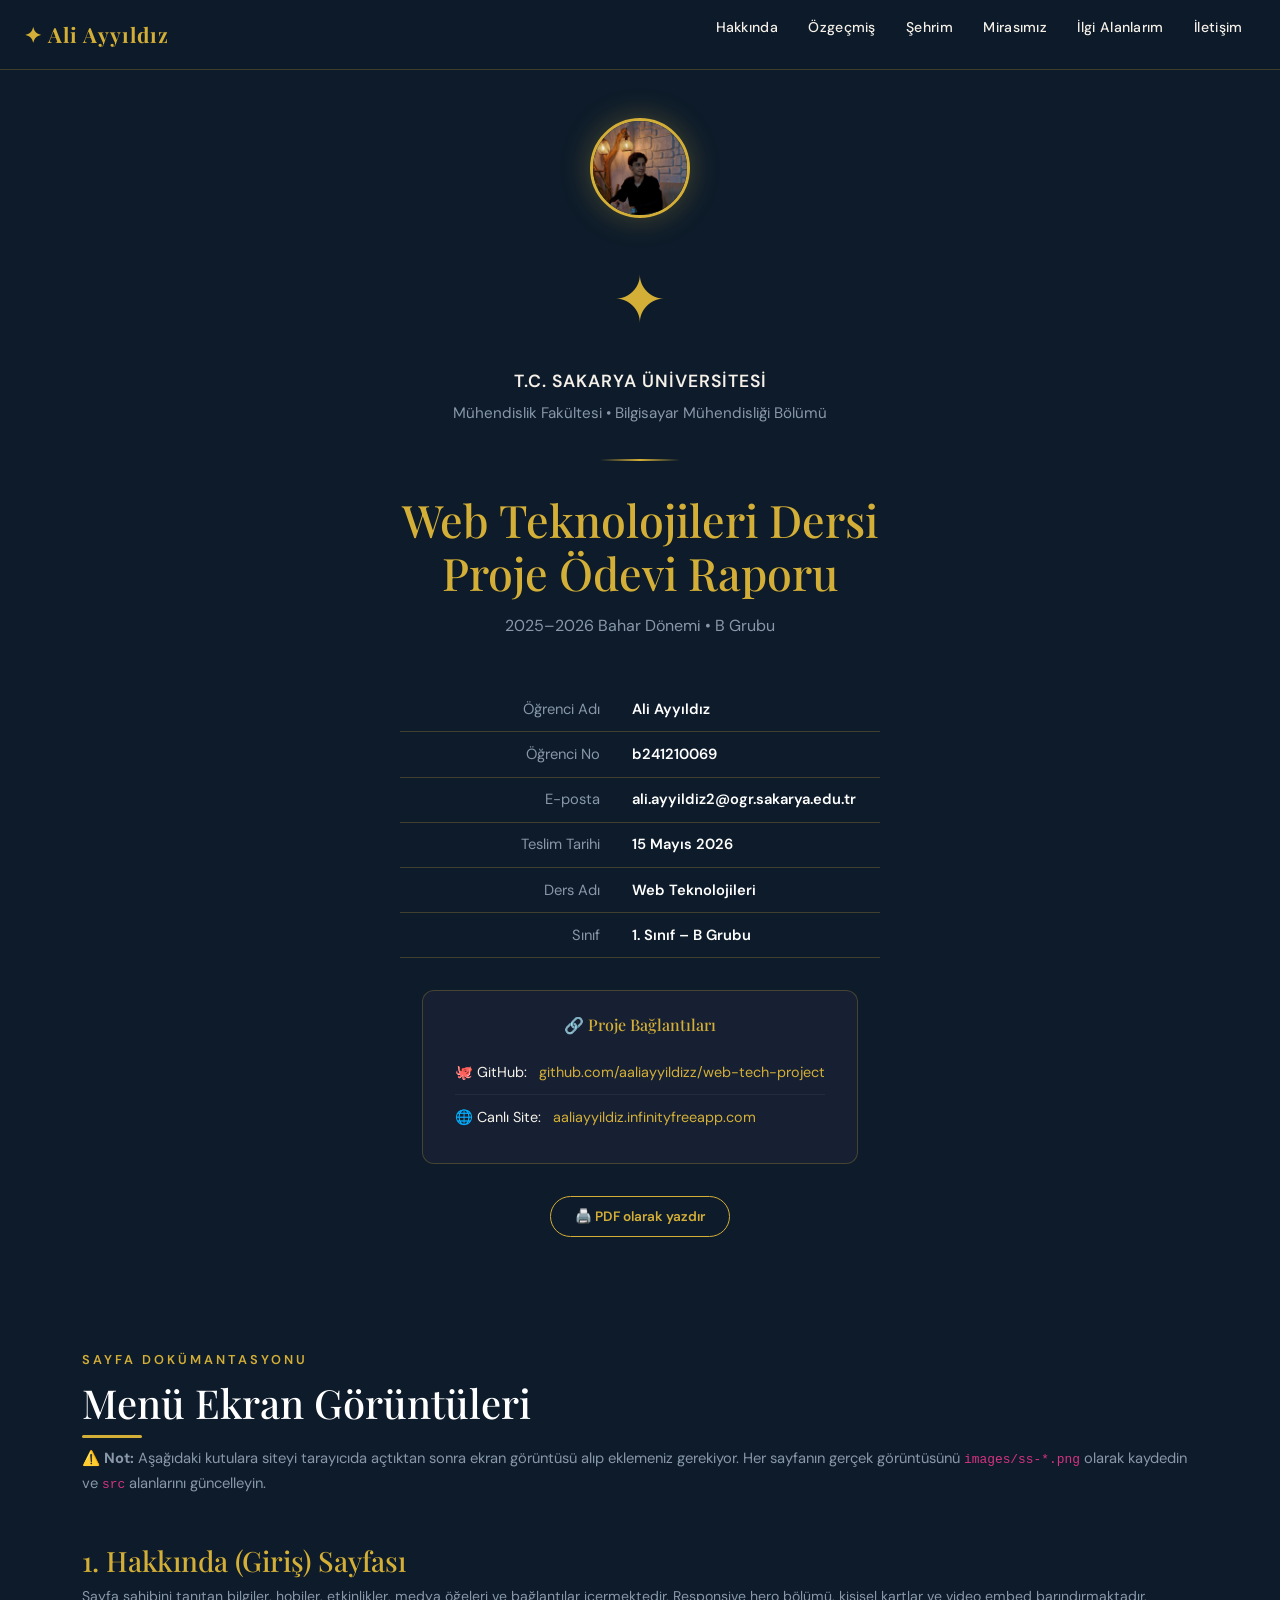
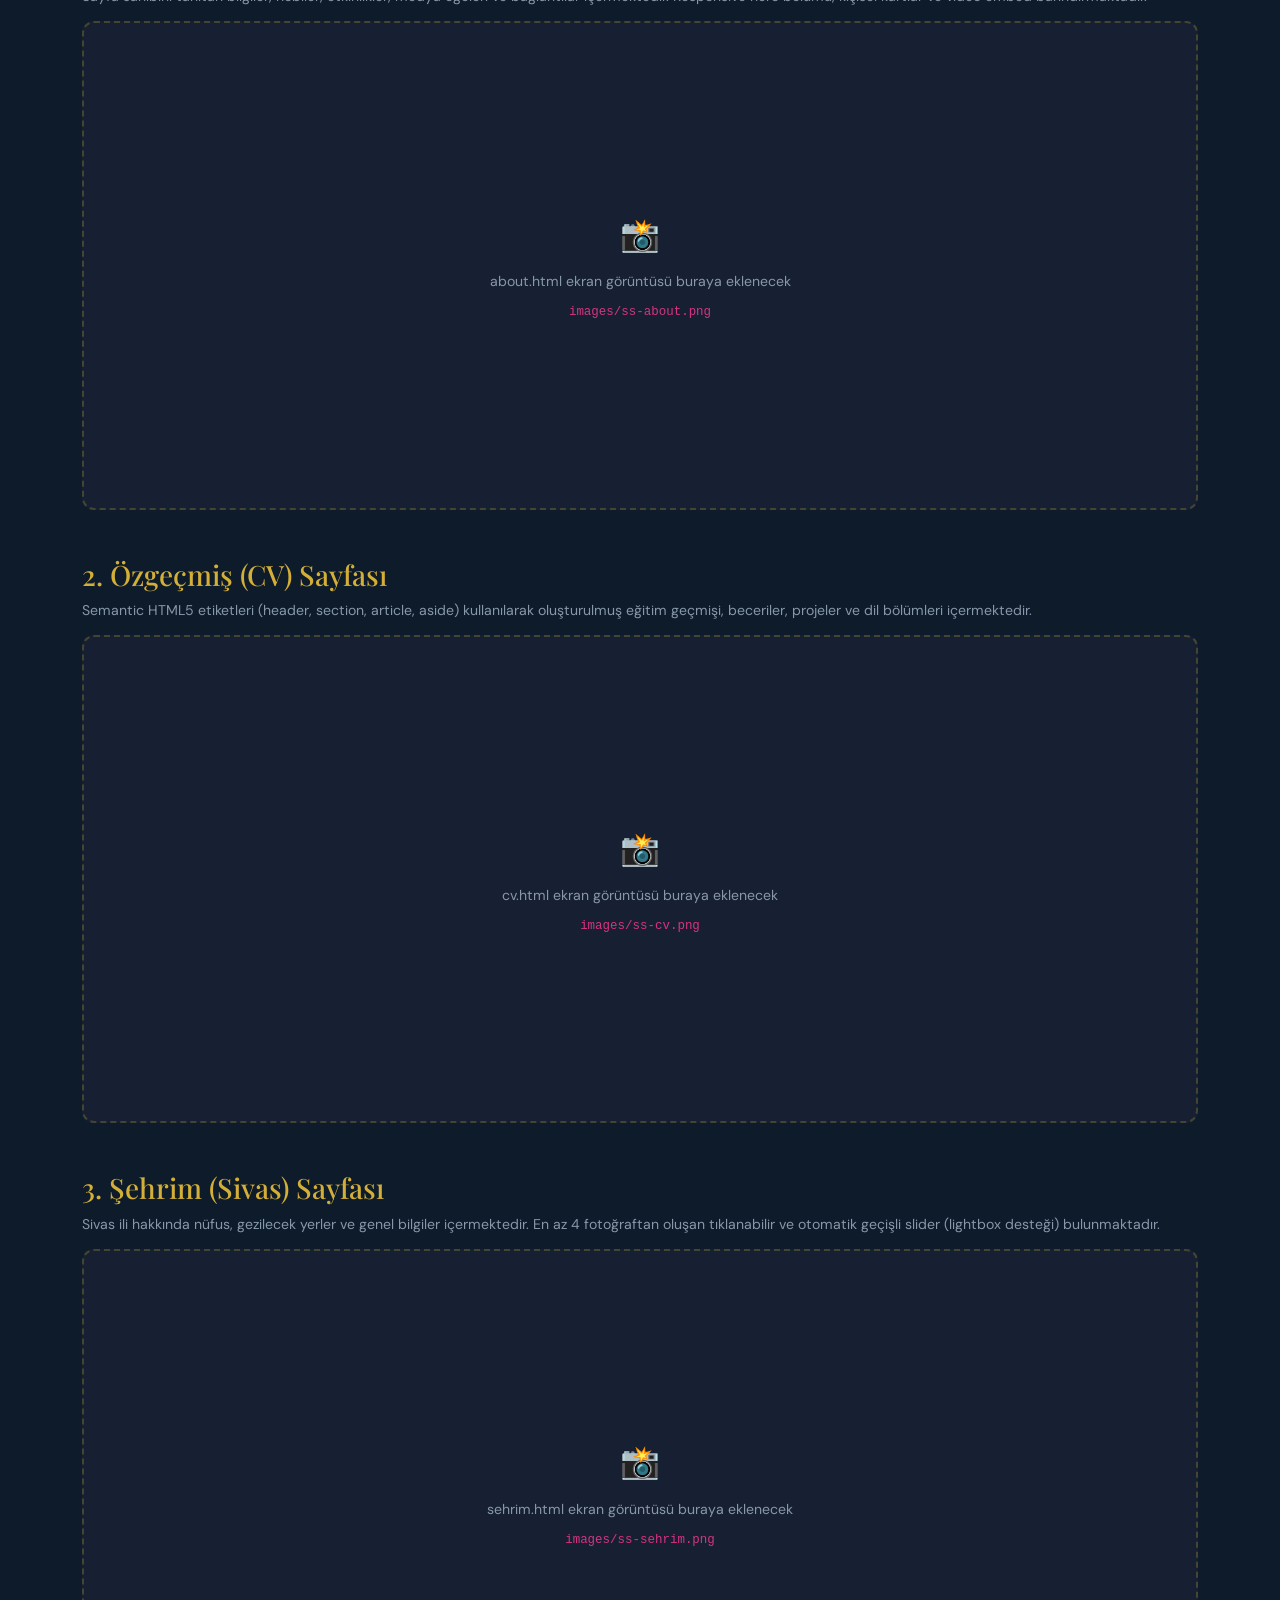
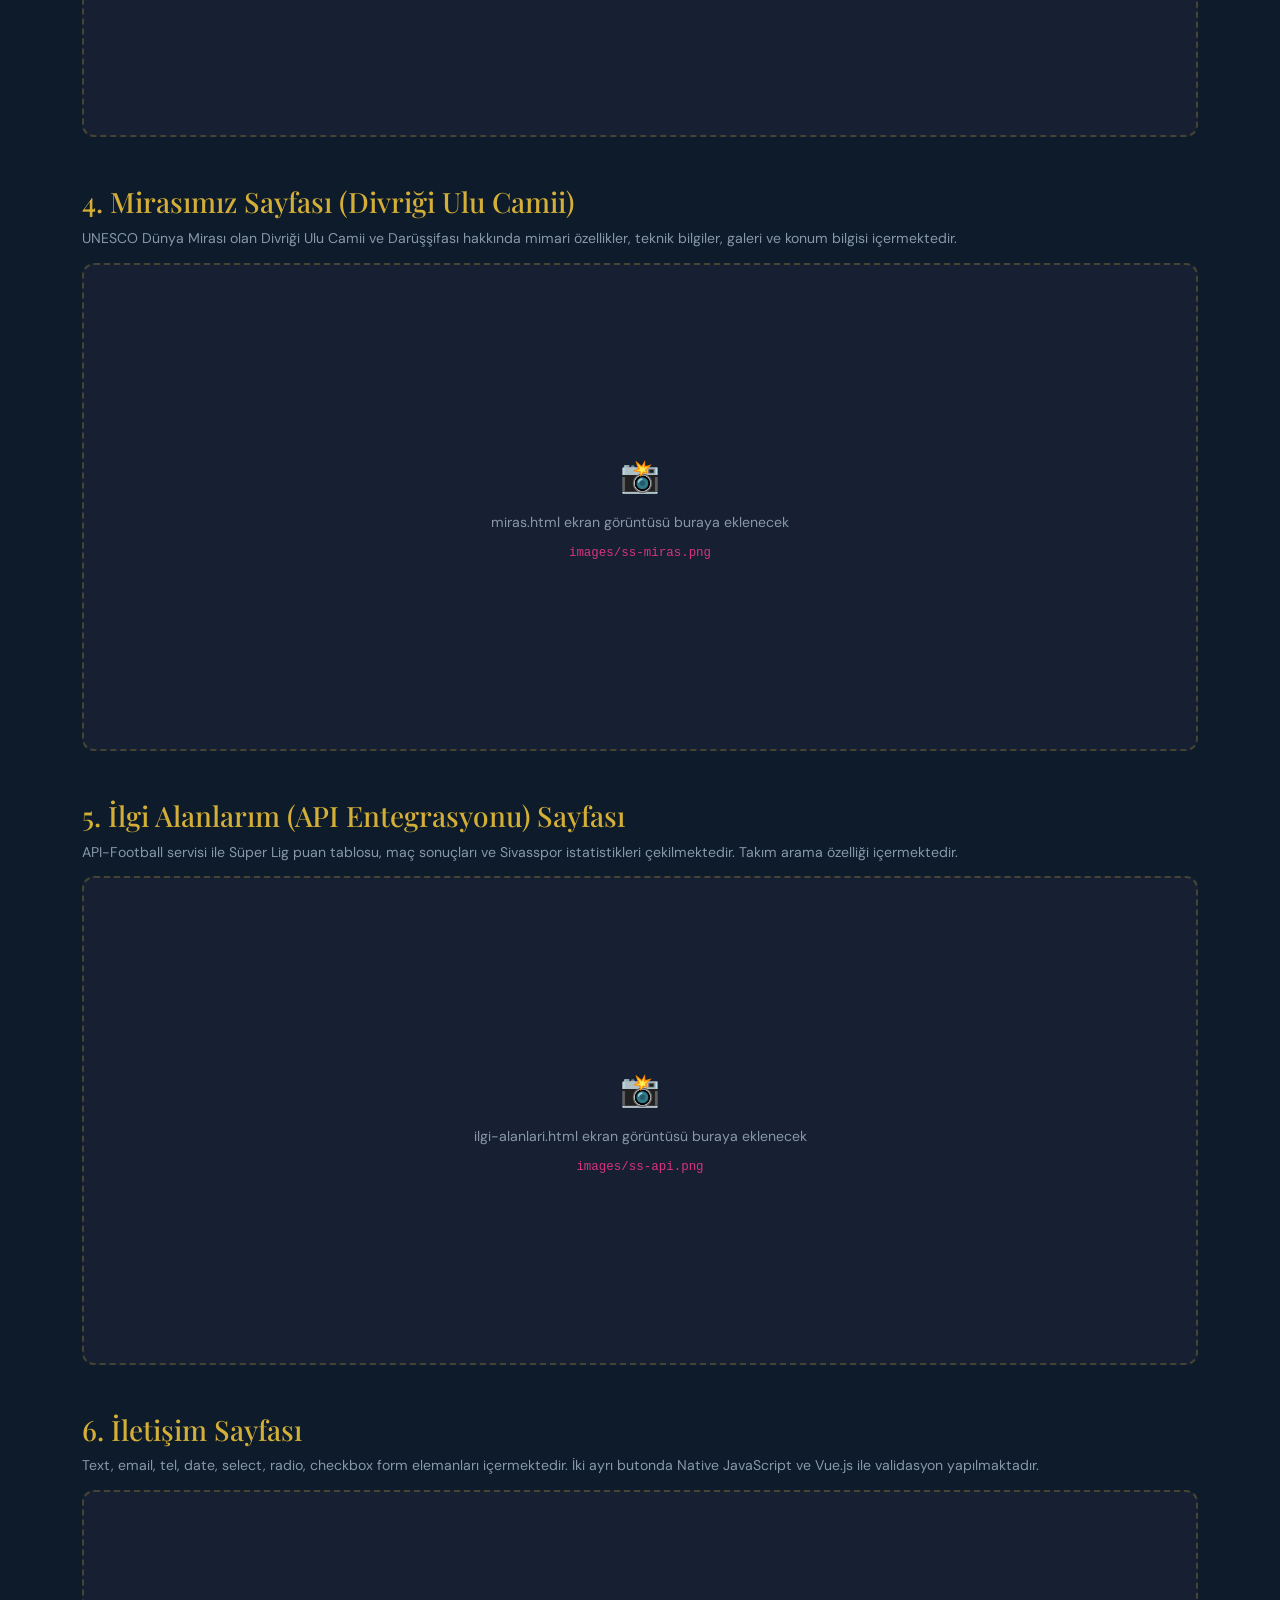
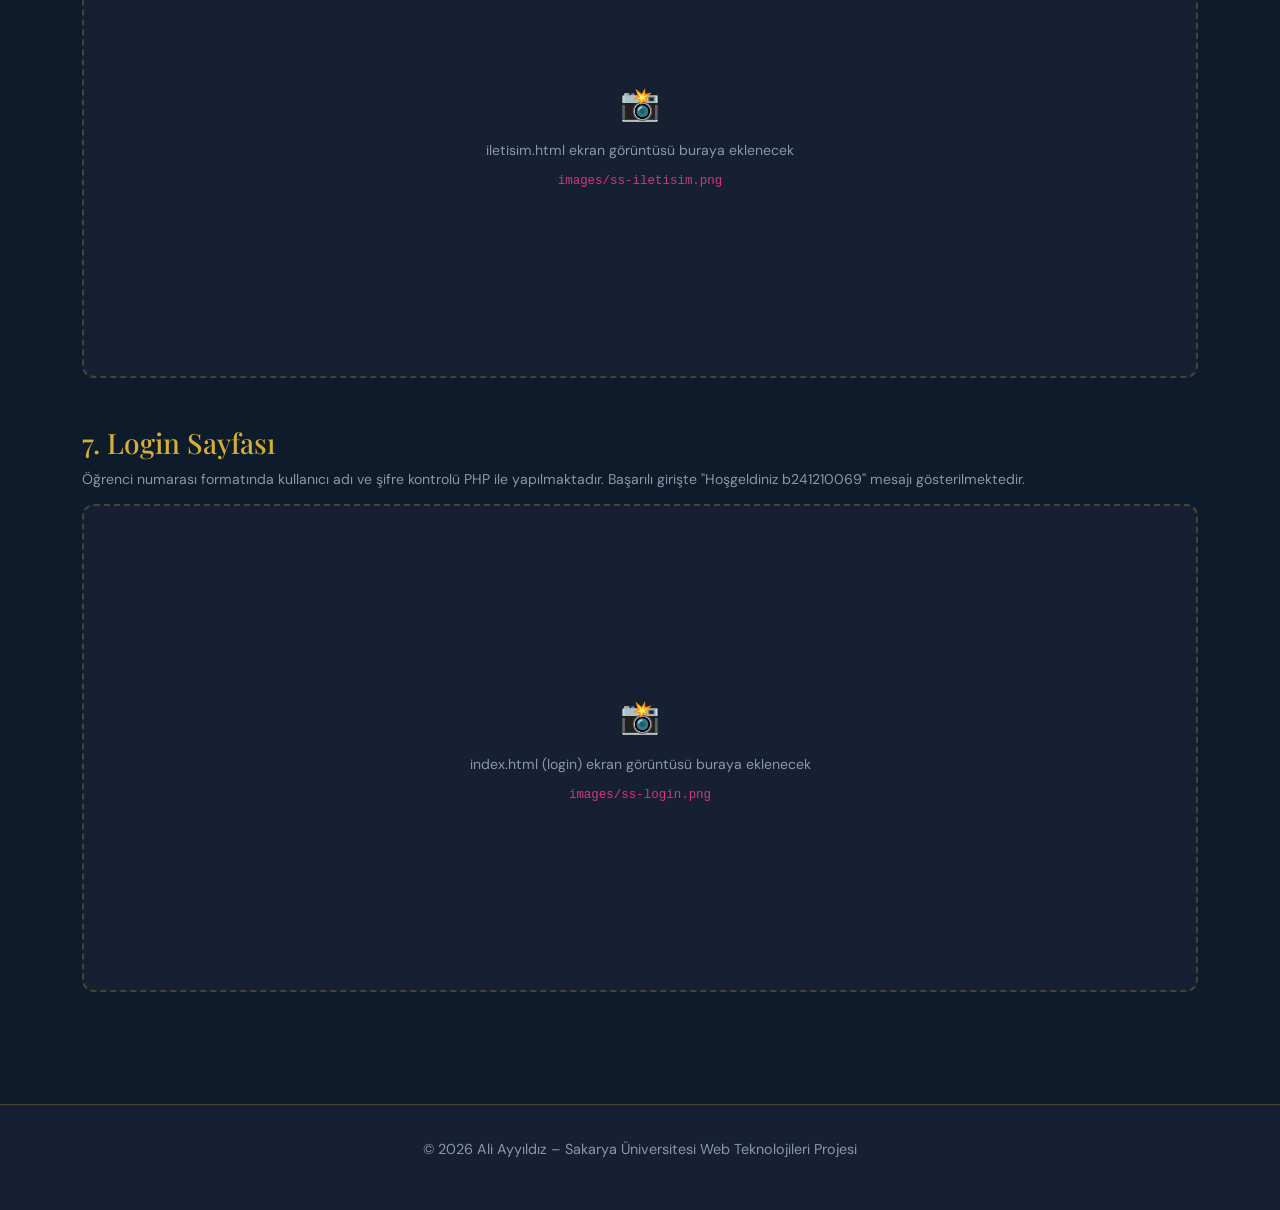
<file: rapor.html>
<!DOCTYPE html>
<html lang="tr">
<head>
  <meta charset="UTF-8"/>
  <meta name="viewport" content="width=device-width,initial-scale=1.0"/>
  <title>Proje Raporu – Ali Ayyıldız</title>
  <link rel="stylesheet" href="https://cdn.jsdelivr.net/npm/bootstrap@5.3.3/dist/css/bootstrap.min.css"/>
  <link rel="stylesheet" href="css/style.css"/>
  <style>
    @media print {
      .site-nav, footer, .no-print { display:none !important; }
      body { background:#fff; color:#000; }
      .print-page { page-break-after:always; }
    }
    .report-cover {
      min-height:100vh;
      display:flex;
      flex-direction:column;
      align-items:center;
      justify-content:center;
      text-align:center;
      padding:3rem 1rem;
    }
    .report-logo {
      font-family:var(--font-head);
      font-size:4rem;
      color:var(--accent);
      margin-bottom:1rem;
    }
    .report-uni {
      font-size:1.1rem;
      font-weight:600;
      letter-spacing:1px;
      margin-bottom:0.25rem;
    }
    .report-dept { color:var(--muted); font-size:0.95rem; margin-bottom:2rem; }
    .report-title {
      font-family:var(--font-head);
      font-size:clamp(1.8rem,4vw,2.8rem);
      margin-bottom:0.75rem;
      color:var(--accent);
    }
    .report-subtitle { color:var(--muted); font-size:1rem; margin-bottom:3rem; }
    .report-info-table { width:100%; max-width:480px; border-collapse:collapse; margin:0 auto 2rem; }
    .report-info-table td { padding:0.6rem 1rem; font-size:0.92rem; border-bottom:1px solid var(--border); }
    .report-info-table td:first-child { color:var(--muted); text-align:right; width:45%; }
    .report-info-table td:last-child { color:var(--white); font-weight:600; text-align:left; }
    .link-box { background:var(--card-bg); border:1px solid var(--border); border-radius:var(--radius); padding:1.5rem 2rem; max-width:500px; margin:0 auto; }
    .link-item { display:flex; align-items:center; gap:0.75rem; padding:0.6rem 0; border-bottom:1px solid rgba(255,255,255,0.06); font-size:0.9rem; }
    .link-item:last-child { border-bottom:none; }
    .link-item a { color:var(--accent); word-break:break-all; }

    /* Ekran görüntüleri bölümü */
    .screenshot-section { padding:4rem 0; }
    .ss-item { margin-bottom:3rem; }
    .ss-item h3 { color:var(--accent); margin-bottom:0.5rem; }
    .ss-placeholder {
      width:100%;
      aspect-ratio:16/7;
      background:var(--card-bg);
      border:2px dashed var(--border);
      border-radius:var(--radius);
      display:flex;
      align-items:center;
      justify-content:center;
      flex-direction:column;
      gap:0.5rem;
      color:var(--muted);
      font-size:0.88rem;
    }
  </style>
</head>
<body>

<nav class="site-nav no-print">
  <a href="about.html" class="nav-brand">✦ Ali Ayyıldız</a>
  <ul class="nav-links">
    <li><a href="about.html">Hakkında</a></li>
    <li><a href="cv.html">Özgeçmiş</a></li>
    <li><a href="sehrim.html">Şehrim</a></li>
    <li><a href="miras.html">Mirasımız</a></li>
    <li><a href="ilgi-alanlari.html">İlgi Alanlarım</a></li>
    <li><a href="iletisim.html">İletişim</a></li>
  </ul>
</nav>

<div class="page-wrapper">

  <!-- KAPAK SAYFASI -->
  <div class="report-cover print-page">
    <div style="margin-bottom:1.5rem;">
      <img src="images/profil.jpg" alt="Ali Ayyıldız" style="width:100px;height:100px;border-radius:50%;object-fit:cover;object-position:top;border:3px solid var(--accent);box-shadow:0 0 30px rgba(212,175,55,0.3);" />
    </div>
    <div class="report-logo">✦</div>
    <p class="report-uni">T.C. SAKARYA ÜNİVERSİTESİ</p>
    <p class="report-dept">Mühendislik Fakültesi &bull; Bilgisayar Mühendisliği Bölümü</p>

    <div style="width:80px;height:2px;background:linear-gradient(90deg,transparent,var(--accent),transparent);margin-bottom:2rem;"></div>

    <h1 class="report-title">Web Teknolojileri Dersi<br/>Proje Ödevi Raporu</h1>
    <p class="report-subtitle">2025–2026 Bahar Dönemi &bull; B Grubu</p>

    <table class="report-info-table">
      <tr><td>Öğrenci Adı</td><td>Ali Ayyıldız</td></tr>
      <tr><td>Öğrenci No</td><td>b241210069</td></tr>
      <tr><td>E-posta</td><td>ali.ayyildiz2@ogr.sakarya.edu.tr</td></tr>
      <tr><td>Teslim Tarihi</td><td>15 Mayıs 2026</td></tr>
      <tr><td>Ders Adı</td><td>Web Teknolojileri</td></tr>
      <tr><td>Sınıf</td><td>1. Sınıf – B Grubu</td></tr>
    </table>

    <div class="link-box">
      <h3 style="margin-bottom:1rem;font-size:1rem;color:var(--accent);">🔗 Proje Bağlantıları</h3>
      <div class="link-item">
        <span>🐙 GitHub:</span>
        <!-- Repo adresini buraya yapıştırın -->
        <a href="https://github.com/aaliayyildizz/web-tech-project" target="_blank">
          github.com/aaliayyildizz/web-tech-project
        </a>
      </div>
      <div class="link-item">
        <span>🌐 Canlı Site:</span>
        <!-- Hosting adresini buraya yapıştırın -->
        <a href="https://aaliayyildizz.infinityfreeapp.com" target="_blank">
          aaliayyildiz.infinityfreeapp.com
        </a>
      </div>
    </div>

    <div style="margin-top:2rem;font-size:0.85rem;color:var(--muted);">
      <button onclick="printPage()" class="btn-outline-gold no-print" style="font-size:0.85rem;padding:0.5rem 1.5rem;">
        🖨️ PDF olarak yazdır
      </button>
    </div>
  </div>

  <!-- EKRAN GÖRÜNTÜLERİ -->
  <section class="screenshot-section">
    <div class="container">
      <span class="section-label">Sayfa Dokümantasyonu</span>
      <h2 class="section-title">Menü Ekran Görüntüleri</h2>
      <p style="color:var(--muted);margin-bottom:3rem;font-size:0.92rem;">
        ⚠️ <strong>Not:</strong> Aşağıdaki kutulara siteyi tarayıcıda açtıktan sonra
        ekran görüntüsü alıp eklemeniz gerekiyor. Her sayfanın gerçek görüntüsünü
        <code>images/ss-*.png</code> olarak kaydedin ve <code>src</code> alanlarını güncelleyin.
      </p>

      <!-- 1. Hakkında -->
      <div class="ss-item">
        <h3>1. Hakkında (Giriş) Sayfası</h3>
        <p style="color:var(--muted);font-size:0.88rem;margin-bottom:0.75rem;">
          Sayfa sahibini tanıtan bilgiler, hobiler, etkinlikler, medya öğeleri ve bağlantılar içermektedir.
          Responsive hero bölümü, kişisel kartlar ve video embed barındırmaktadır.
        </p>
        <div class="ss-placeholder">
          <span style="font-size:2rem;">📸</span>
          <span>about.html ekran görüntüsü buraya eklenecek</span>
          <code style="font-size:0.78rem;">images/ss-about.png</code>
        </div>
      </div>

      <!-- 2. CV -->
      <div class="ss-item">
        <h3>2. Özgeçmiş (CV) Sayfası</h3>
        <p style="color:var(--muted);font-size:0.88rem;margin-bottom:0.75rem;">
          Semantic HTML5 etiketleri (header, section, article, aside) kullanılarak oluşturulmuş
          eğitim geçmişi, beceriler, projeler ve dil bölümleri içermektedir.
        </p>
        <div class="ss-placeholder">
          <span style="font-size:2rem;">📸</span>
          <span>cv.html ekran görüntüsü buraya eklenecek</span>
          <code style="font-size:0.78rem;">images/ss-cv.png</code>
        </div>
      </div>

      <!-- 3. Şehrim -->
      <div class="ss-item">
        <h3>3. Şehrim (Sivas) Sayfası</h3>
        <p style="color:var(--muted);font-size:0.88rem;margin-bottom:0.75rem;">
          Sivas ili hakkında nüfus, gezilecek yerler ve genel bilgiler içermektedir.
          En az 4 fotoğraftan oluşan tıklanabilir ve otomatik geçişli slider (lightbox desteği) bulunmaktadır.
        </p>
        <div class="ss-placeholder">
          <span style="font-size:2rem;">📸</span>
          <span>sehrim.html ekran görüntüsü buraya eklenecek</span>
          <code style="font-size:0.78rem;">images/ss-sehrim.png</code>
        </div>
      </div>

      <!-- 4. Mirasımız -->
      <div class="ss-item">
        <h3>4. Mirasımız Sayfası (Divriği Ulu Camii)</h3>
        <p style="color:var(--muted);font-size:0.88rem;margin-bottom:0.75rem;">
          UNESCO Dünya Mirası olan Divriği Ulu Camii ve Darüşşifası hakkında
          mimari özellikler, teknik bilgiler, galeri ve konum bilgisi içermektedir.
        </p>
        <div class="ss-placeholder">
          <span style="font-size:2rem;">📸</span>
          <span>miras.html ekran görüntüsü buraya eklenecek</span>
          <code style="font-size:0.78rem;">images/ss-miras.png</code>
        </div>
      </div>

      <!-- 5. İlgi Alanları -->
      <div class="ss-item">
        <h3>5. İlgi Alanlarım (API Entegrasyonu) Sayfası</h3>
        <p style="color:var(--muted);font-size:0.88rem;margin-bottom:0.75rem;">
          API-Football servisi ile Süper Lig puan tablosu, maç sonuçları ve
          Sivasspor istatistikleri çekilmektedir. Takım arama özelliği içermektedir.
        </p>
        <div class="ss-placeholder">
          <span style="font-size:2rem;">📸</span>
          <span>ilgi-alanlari.html ekran görüntüsü buraya eklenecek</span>
          <code style="font-size:0.78rem;">images/ss-api.png</code>
        </div>
      </div>

      <!-- 6. İletişim -->
      <div class="ss-item">
        <h3>6. İletişim Sayfası</h3>
        <p style="color:var(--muted);font-size:0.88rem;margin-bottom:0.75rem;">
          Text, email, tel, date, select, radio, checkbox form elemanları içermektedir.
          İki ayrı butonda Native JavaScript ve Vue.js ile validasyon yapılmaktadır.
        </p>
        <div class="ss-placeholder">
          <span style="font-size:2rem;">📸</span>
          <span>iletisim.html ekran görüntüsü buraya eklenecek</span>
          <code style="font-size:0.78rem;">images/ss-iletisim.png</code>
        </div>
      </div>

      <!-- 7. Login -->
      <div class="ss-item">
        <h3>7. Login Sayfası</h3>
        <p style="color:var(--muted);font-size:0.88rem;margin-bottom:0.75rem;">
          Öğrenci numarası formatında kullanıcı adı ve şifre kontrolü PHP ile yapılmaktadır.
          Başarılı girişte "Hoşgeldiniz b241210069" mesajı gösterilmektedir.
        </p>
        <div class="ss-placeholder">
          <span style="font-size:2rem;">📸</span>
          <span>index.html (login) ekran görüntüsü buraya eklenecek</span>
          <code style="font-size:0.78rem;">images/ss-login.png</code>
        </div>
      </div>

    </div>
  </section>

</div>

<footer class="site-footer">
  <p>© 2026 Ali Ayyıldız – Sakarya Üniversitesi Web Teknolojileri Projesi</p>
</footer>

<script src="js/main.js"></script>
  <script src="https://cdn.jsdelivr.net/npm/bootstrap@5.3.3/dist/js/bootstrap.bundle.min.js"></script>
</body>
</html>
</file>
<file: css/style.css>
/* =============================================================
   ALİ AYYILDIZ - WEB TEKNOLOJİLERİ PROJESİ
   css/style.css
   ============================================================= */

@import url('https://fonts.googleapis.com/css2?family=Playfair+Display:ital,wght@0,400;0,700;1,400&family=DM+Sans:wght@300;400;500;600&display=swap');

/* ---- CSS VARIABLES ---- */
:root {
  --primary:    #0D1B2A;
  --secondary:  #1B2A4A;
  --accent:     #D4AF37;
  --accent2:    #e94560;
  --light:      #F5F0E8;
  --muted:      #8898aa;
  --white:      #ffffff;
  --card-bg:    #162032;
  --border:     rgba(212,175,55,0.25);
  --nav-height: 70px;
  --font-head:  'Playfair Display', serif;
  --font-body:  'DM Sans', sans-serif;
  --radius:     12px;
  --shadow:     0 8px 32px rgba(0,0,0,0.35);
  --transition: all 0.3s ease;
}

/* ---- RESET & BASE ---- */
*,*::before,*::after { box-sizing: border-box; margin: 0; padding: 0; }

html { scroll-behavior: smooth; }

body {
  font-family: var(--font-body);
  background-color: var(--primary);
  color: var(--light);
  line-height: 1.7;
  overflow-x: hidden;
}

a { color: var(--accent); text-decoration: none; transition: var(--transition); }
a:hover { color: #f0d060; }

h1,h2,h3,h4,h5,h6 { font-family: var(--font-head); color: var(--white); }

img { max-width: 100%; height: auto; }

/* ---- SCROLLBAR ---- */
::-webkit-scrollbar { width: 6px; }
::-webkit-scrollbar-track { background: var(--primary); }
::-webkit-scrollbar-thumb { background: var(--accent); border-radius: 3px; }

/* ---- NAVBAR ---- */
.site-nav {
  position: fixed;
  top: 0;
  left: 0;
  right: 0;
  height: var(--nav-height);
  background: rgba(13,27,42,0.95);
  backdrop-filter: blur(12px);
  border-bottom: 1px solid var(--border);
  z-index: 1000;
  display: flex;
  align-items: center;
  padding: 0 1.5rem;
}

.site-nav .nav-brand {
  font-family: var(--font-head);
  font-size: 1.3rem;
  color: var(--accent);
  font-weight: 700;
  letter-spacing: 1px;
  white-space: nowrap;
}

.site-nav .nav-links {
  display: flex;
  list-style: none;
  gap: 0.2rem;
  margin-left: auto;
  flex-wrap: wrap;
}

.site-nav .nav-links a {
  color: var(--light);
  padding: 0.4rem 0.85rem;
  border-radius: 6px;
  font-size: 0.88rem;
  font-weight: 500;
  letter-spacing: 0.3px;
  transition: var(--transition);
}

.site-nav .nav-links a:hover,
.site-nav .nav-links a.active {
  background: var(--accent);
  color: var(--primary);
}

.hamburger {
  display: none;
  flex-direction: column;
  gap: 5px;
  cursor: pointer;
  margin-left: auto;
}
.hamburger span {
  display: block;
  width: 25px;
  height: 2px;
  background: var(--accent);
  border-radius: 2px;
  transition: var(--transition);
}

/* ---- PAGE WRAPPER ---- */
.page-wrapper { padding-top: var(--nav-height); min-height: 100vh; }

/* ---- HERO SECTION ---- */
.hero {
  min-height: 90vh;
  display: flex;
  align-items: center;
  position: relative;
  overflow: hidden;
  padding: 4rem 0 2rem;
}

.hero-bg {
  position: absolute;
  inset: 0;
  background: radial-gradient(ellipse at 70% 50%, rgba(212,175,55,0.08) 0%, transparent 60%),
              radial-gradient(ellipse at 20% 80%, rgba(233,69,96,0.07) 0%, transparent 50%);
}

.hero-grid {
  position: absolute;
  inset: 0;
  background-image: linear-gradient(rgba(212,175,55,0.04) 1px, transparent 1px),
                    linear-gradient(90deg, rgba(212,175,55,0.04) 1px, transparent 1px);
  background-size: 60px 60px;
}

.hero-name {
  font-size: clamp(2.5rem, 6vw, 5rem);
  line-height: 1.1;
  background: linear-gradient(135deg, var(--white) 40%, var(--accent));
  -webkit-background-clip: text;
  -webkit-text-fill-color: transparent;
  background-clip: text;
}

.hero-subtitle {
  font-size: 1.2rem;
  color: var(--muted);
  font-weight: 300;
  letter-spacing: 2px;
  text-transform: uppercase;
}

.hero-badge {
  display: inline-block;
  background: rgba(212,175,55,0.15);
  border: 1px solid var(--border);
  color: var(--accent);
  padding: 0.4rem 1.2rem;
  border-radius: 50px;
  font-size: 0.85rem;
  letter-spacing: 1px;
  margin-bottom: 1.5rem;
}

.hero-photo {
  width: 280px;
  height: 280px;
  border-radius: 50%;
  object-fit: cover;
  border: 4px solid var(--accent);
  box-shadow: 0 0 60px rgba(212,175,55,0.25);
}

/* ---- SECTION STYLES ---- */
.section { padding: 5rem 0; }

.section-title {
  font-size: clamp(1.8rem, 3.5vw, 2.5rem);
  margin-bottom: 0.5rem;
  position: relative;
  display: inline-block;
}

.section-title::after {
  content: '';
  display: block;
  width: 60px;
  height: 3px;
  background: var(--accent);
  margin-top: 0.5rem;
  border-radius: 2px;
}

.section-label {
  color: var(--accent);
  font-size: 0.8rem;
  text-transform: uppercase;
  letter-spacing: 3px;
  font-weight: 600;
  display: block;
  margin-bottom: 0.5rem;
}

/* ---- CARDS ---- */
.card-custom {
  background: var(--card-bg);
  border: 1px solid var(--border);
  border-radius: var(--radius);
  padding: 1.8rem;
  transition: var(--transition);
  height: 100%;
}

.card-custom:hover {
  border-color: var(--accent);
  transform: translateY(-4px);
  box-shadow: var(--shadow);
}

.card-icon {
  font-size: 2.5rem;
  margin-bottom: 1rem;
}

/* ---- BUTTONS ---- */
.btn-gold {
  background: var(--accent);
  color: var(--primary);
  border: none;
  padding: 0.7rem 2rem;
  border-radius: 50px;
  font-weight: 600;
  font-family: var(--font-body);
  transition: var(--transition);
  cursor: pointer;
}

.btn-gold:hover {
  background: #f0d060;
  transform: translateY(-2px);
  box-shadow: 0 6px 20px rgba(212,175,55,0.4);
}

.btn-outline-gold {
  background: transparent;
  color: var(--accent);
  border: 1.5px solid var(--accent);
  padding: 0.65rem 2rem;
  border-radius: 50px;
  font-weight: 600;
  font-family: var(--font-body);
  transition: var(--transition);
  cursor: pointer;
}

.btn-outline-gold:hover {
  background: var(--accent);
  color: var(--primary);
  transform: translateY(-2px);
}

.btn-danger-custom {
  background: var(--accent2);
  color: var(--white);
  border: none;
  padding: 0.7rem 2rem;
  border-radius: 50px;
  font-weight: 600;
  font-family: var(--font-body);
  transition: var(--transition);
  cursor: pointer;
}

.btn-danger-custom:hover {
  background: #c73355;
  transform: translateY(-2px);
}

/* ---- DIVIDER ---- */
.divider {
  height: 1px;
  background: linear-gradient(90deg, transparent, var(--accent), transparent);
  margin: 3rem 0;
  opacity: 0.4;
}

/* ---- IMAGE SLIDER ---- */
.slider-wrapper {
  position: relative;
  overflow: hidden;
  border-radius: var(--radius);
  border: 1px solid var(--border);
  box-shadow: var(--shadow);
  aspect-ratio: 16/7;
  cursor: pointer;
}

.slides { display: flex; height: 100%; transition: transform 0.6s cubic-bezier(0.77,0,0.175,1); }

.slide {
  min-width: 100%;
  height: 100%;
  position: relative;
  overflow: hidden;
}

.slide img {
  width: 100%;
  height: 100%;
  object-fit: cover;
  display: block;
}

.slide-caption {
  position: absolute;
  bottom: 0;
  left: 0;
  right: 0;
  padding: 1.5rem 2rem;
  background: linear-gradient(transparent, rgba(13,27,42,0.92));
  color: var(--white);
}

.slide-caption h3 { font-size: 1.4rem; margin-bottom: 0.25rem; }
.slide-caption p { font-size: 0.9rem; color: var(--muted); margin: 0; }

.slider-btn {
  position: absolute;
  top: 50%;
  transform: translateY(-50%);
  background: rgba(13,27,42,0.8);
  border: 1px solid var(--border);
  color: var(--accent);
  width: 46px;
  height: 46px;
  border-radius: 50%;
  display: flex;
  align-items: center;
  justify-content: center;
  cursor: pointer;
  font-size: 1.2rem;
  transition: var(--transition);
  z-index: 10;
}

.slider-btn:hover { background: var(--accent); color: var(--primary); }
.slider-btn.prev { left: 1rem; }
.slider-btn.next { right: 1rem; }

.slider-dots {
  display: flex;
  justify-content: center;
  gap: 8px;
  margin-top: 1rem;
}

.dot {
  width: 8px;
  height: 8px;
  border-radius: 50%;
  background: var(--muted);
  cursor: pointer;
  transition: var(--transition);
}

.dot.active { background: var(--accent); transform: scale(1.3); }

/* ---- CV / SEMANTIC ---- */
.cv-section-block {
  background: var(--card-bg);
  border: 1px solid var(--border);
  border-radius: var(--radius);
  padding: 2rem;
  margin-bottom: 2rem;
}

.cv-item {
  padding: 1.2rem 0;
  border-bottom: 1px solid rgba(255,255,255,0.07);
}

.cv-item:last-child { border-bottom: none; }

.cv-year {
  color: var(--accent);
  font-size: 0.85rem;
  font-weight: 600;
  letter-spacing: 1px;
  text-transform: uppercase;
}

.cv-title { font-family: var(--font-head); font-size: 1.15rem; margin: 0.2rem 0; }
.cv-sub { color: var(--muted); font-size: 0.9rem; }

.skill-bar-wrap { margin-bottom: 1rem; }
.skill-bar-wrap .label { display: flex; justify-content: space-between; margin-bottom: 0.4rem; font-size: 0.9rem; }

.skill-bar {
  height: 6px;
  background: rgba(255,255,255,0.1);
  border-radius: 3px;
  overflow: hidden;
}

.skill-bar .fill {
  height: 100%;
  background: linear-gradient(90deg, var(--accent), #f0d060);
  border-radius: 3px;
  transition: width 1.5s ease;
}

/* ---- LOGIN PAGE ---- */
.login-page {
  min-height: 100vh;
  display: flex;
  align-items: center;
  justify-content: center;
  background: var(--primary);
  position: relative;
  overflow: hidden;
}

.login-bg {
  position: absolute;
  inset: 0;
  background: radial-gradient(ellipse at 30% 30%, rgba(212,175,55,0.1) 0%, transparent 50%),
              radial-gradient(ellipse at 80% 80%, rgba(233,69,96,0.08) 0%, transparent 50%);
}

.login-card {
  background: var(--card-bg);
  border: 1px solid var(--border);
  border-radius: 20px;
  padding: 3rem 2.5rem;
  width: 100%;
  max-width: 420px;
  position: relative;
  z-index: 1;
  box-shadow: var(--shadow);
}

.login-logo {
  font-family: var(--font-head);
  font-size: 2rem;
  color: var(--accent);
  text-align: center;
  margin-bottom: 0.5rem;
}

/* ---- FORM STYLES ---- */
.form-group-custom { margin-bottom: 1.2rem; }

.form-label-custom {
  display: block;
  margin-bottom: 0.4rem;
  font-size: 0.88rem;
  font-weight: 500;
  color: var(--muted);
  text-transform: uppercase;
  letter-spacing: 0.5px;
}

.form-control-custom {
  width: 100%;
  background: rgba(255,255,255,0.06);
  border: 1px solid rgba(255,255,255,0.12);
  border-radius: 8px;
  color: var(--white);
  padding: 0.75rem 1rem;
  font-family: var(--font-body);
  font-size: 0.95rem;
  transition: var(--transition);
  outline: none;
}

.form-control-custom:focus {
  border-color: var(--accent);
  background: rgba(212,175,55,0.07);
  box-shadow: 0 0 0 3px rgba(212,175,55,0.15);
}

.form-control-custom::placeholder { color: rgba(245,240,232,0.3); }

.form-control-custom option { background: var(--card-bg); color: var(--white); }

select.form-control-custom { cursor: pointer; }

.form-check-custom {
  display: flex;
  align-items: center;
  gap: 0.6rem;
  margin-bottom: 0.5rem;
}

.form-check-custom input[type="checkbox"],
.form-check-custom input[type="radio"] {
  width: 18px;
  height: 18px;
  accent-color: var(--accent);
  cursor: pointer;
}

.error-text { color: #ff6b6b; font-size: 0.82rem; margin-top: 0.3rem; display: none; }
.error-text.visible { display: block; }

.alert-custom {
  padding: 1rem 1.2rem;
  border-radius: 8px;
  margin-bottom: 1.2rem;
  font-size: 0.9rem;
}

.alert-danger { background: rgba(233,69,96,0.15); border: 1px solid rgba(233,69,96,0.4); color: #ff6b6b; }
.alert-success { background: rgba(40,167,69,0.15); border: 1px solid rgba(40,167,69,0.4); color: #5cb85c; }
.alert-warning { background: rgba(212,175,55,0.15); border: 1px solid rgba(212,175,55,0.4); color: var(--accent); }

/* ---- API / CARDS ---- */
.api-search-box {
  display: flex;
  gap: 1rem;
  margin-bottom: 2rem;
  flex-wrap: wrap;
}

.player-card, .match-card {
  background: var(--card-bg);
  border: 1px solid var(--border);
  border-radius: var(--radius);
  padding: 1.5rem;
  transition: var(--transition);
}

.player-card:hover, .match-card:hover {
  border-color: var(--accent);
  transform: translateY(-3px);
}

.team-logo { width: 48px; height: 48px; object-fit: contain; }
.player-photo { width: 64px; height: 64px; border-radius: 50%; object-fit: cover; border: 2px solid var(--accent); }

.loading-spinner {
  text-align: center;
  padding: 3rem;
  color: var(--muted);
}

.spinner {
  width: 40px;
  height: 40px;
  border: 3px solid rgba(212,175,55,0.2);
  border-top-color: var(--accent);
  border-radius: 50%;
  animation: spin 0.8s linear infinite;
  margin: 0 auto 1rem;
}

@keyframes spin { to { transform: rotate(360deg); } }

/* ---- MIRAS PAGE ---- */
.miras-hero {
  min-height: 60vh;
  background: linear-gradient(to bottom, rgba(13,27,42,0.3), var(--primary)),
              url('https://upload.wikimedia.org/wikipedia/commons/thumb/5/5f/Divrigi_mosque_and_hospital.jpg/1280px-Divrigi_mosque_and_hospital.jpg') center/cover no-repeat;
  display: flex;
  align-items: center;
}

.badge-unesco {
  display: inline-flex;
  align-items: center;
  gap: 0.5rem;
  background: rgba(212,175,55,0.2);
  border: 1px solid var(--accent);
  color: var(--accent);
  padding: 0.4rem 1rem;
  border-radius: 50px;
  font-size: 0.8rem;
  font-weight: 600;
  letter-spacing: 1px;
  text-transform: uppercase;
}

.info-grid { display: grid; grid-template-columns: repeat(auto-fit, minmax(140px, 1fr)); gap: 1rem; }

.info-stat {
  text-align: center;
  padding: 1.5rem 1rem;
  background: var(--card-bg);
  border: 1px solid var(--border);
  border-radius: var(--radius);
}

.info-stat .number {
  font-family: var(--font-head);
  font-size: 1.8rem;
  color: var(--accent);
}

.info-stat .label { font-size: 0.8rem; color: var(--muted); text-transform: uppercase; letter-spacing: 1px; }

/* ---- FOOTER ---- */
.site-footer {
  background: var(--card-bg);
  border-top: 1px solid var(--border);
  padding: 2rem 0;
  text-align: center;
  color: var(--muted);
  font-size: 0.9rem;
}

.site-footer a { color: var(--accent); }

/* ---- ANIMATIONS ---- */
.fade-in {
  opacity: 0;
  transform: translateY(30px);
  transition: opacity 0.7s ease, transform 0.7s ease;
}

.fade-in.visible { opacity: 1; transform: none; }

/* ---- UTILITIES ---- */
.text-gold { color: var(--accent) !important; }
.text-muted-custom { color: var(--muted) !important; }
.bg-card { background: var(--card-bg); }
.border-gold { border-color: var(--border) !important; }

/* ---- RESPONSIVE ---- */
@media (max-width: 992px) {
  .site-nav .nav-links { display: none; flex-direction: column; position: absolute; top: var(--nav-height); left: 0; right: 0; background: rgba(13,27,42,0.98); padding: 1rem; }
  .site-nav .nav-links.open { display: flex; }
  .hamburger { display: flex; }
}

@media (max-width: 768px) {
  .hero-photo { width: 200px; height: 200px; }
  .slider-wrapper { aspect-ratio: 4/3; }
  .api-search-box { flex-direction: column; }
  .login-card { padding: 2rem 1.5rem; }
}

@media (max-width: 576px) {
  .section { padding: 3rem 0; }
  .hero { min-height: 80vh; }
}
</file>
